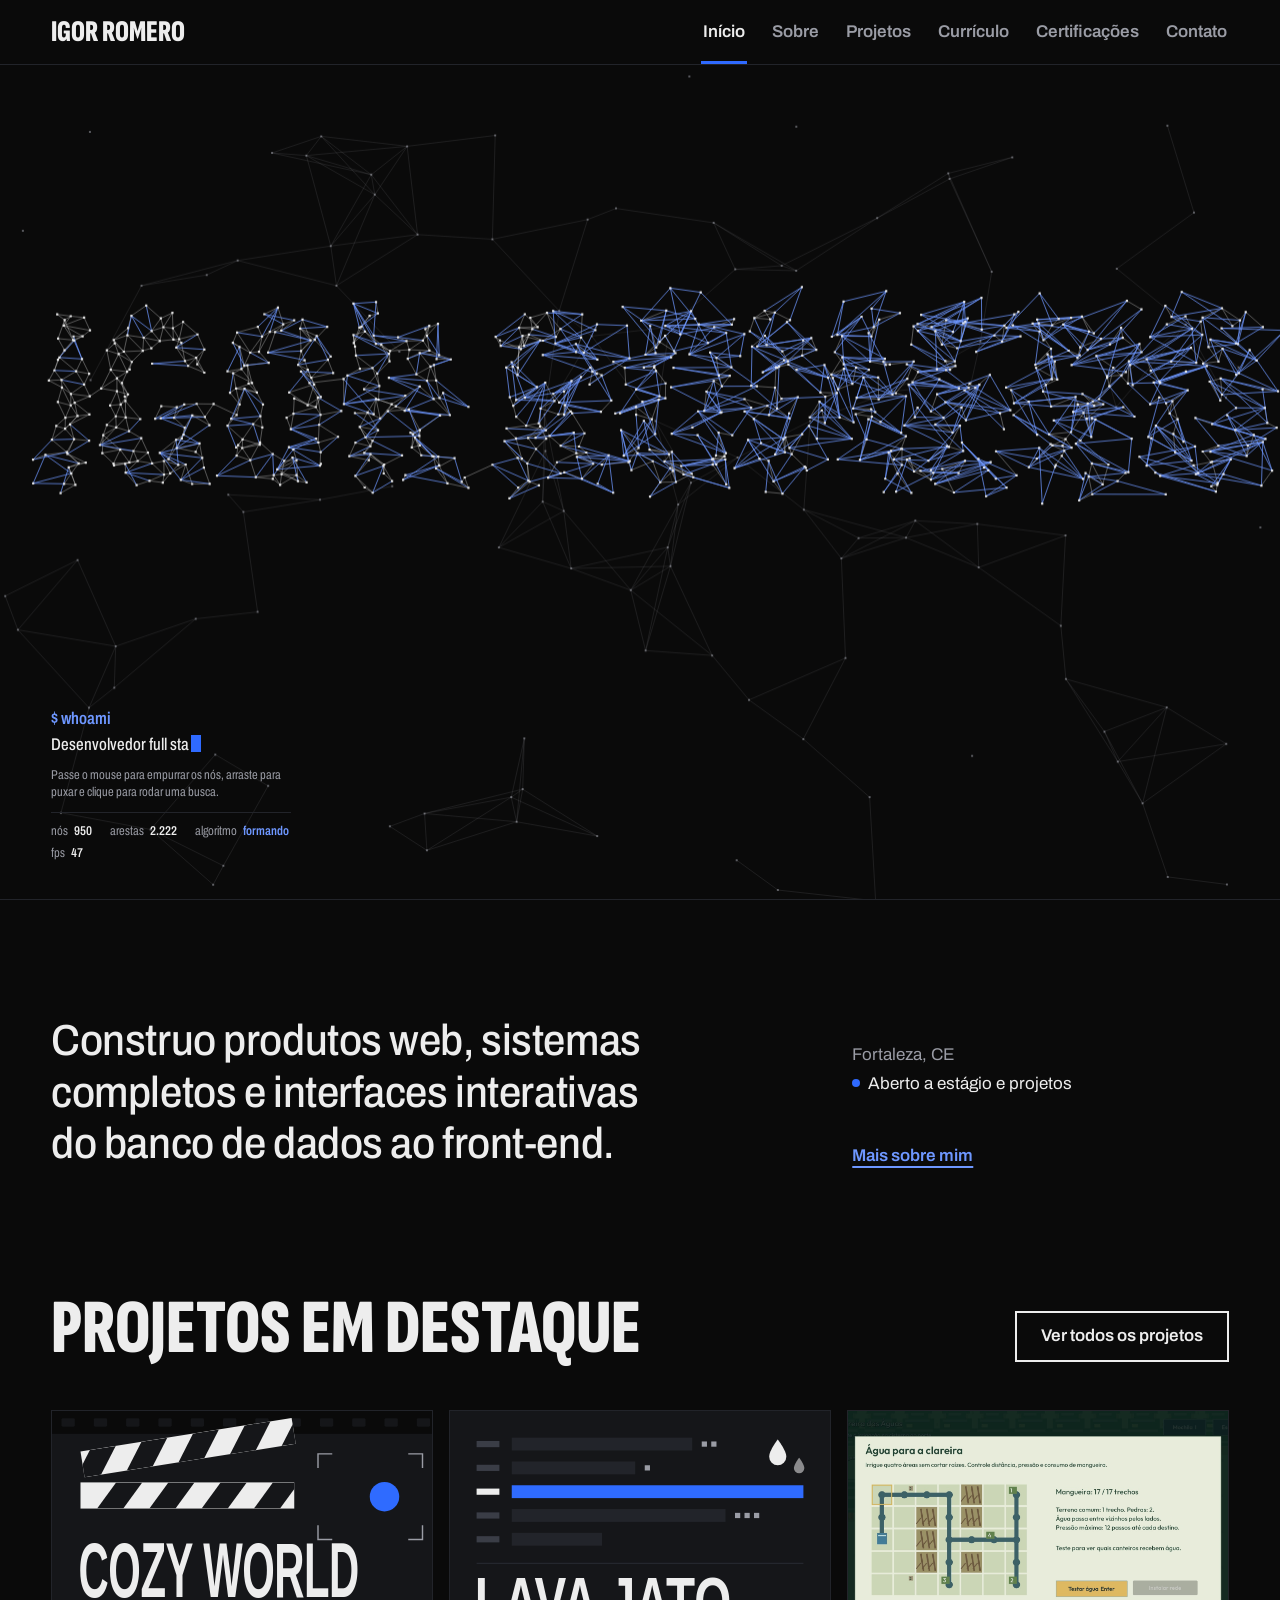
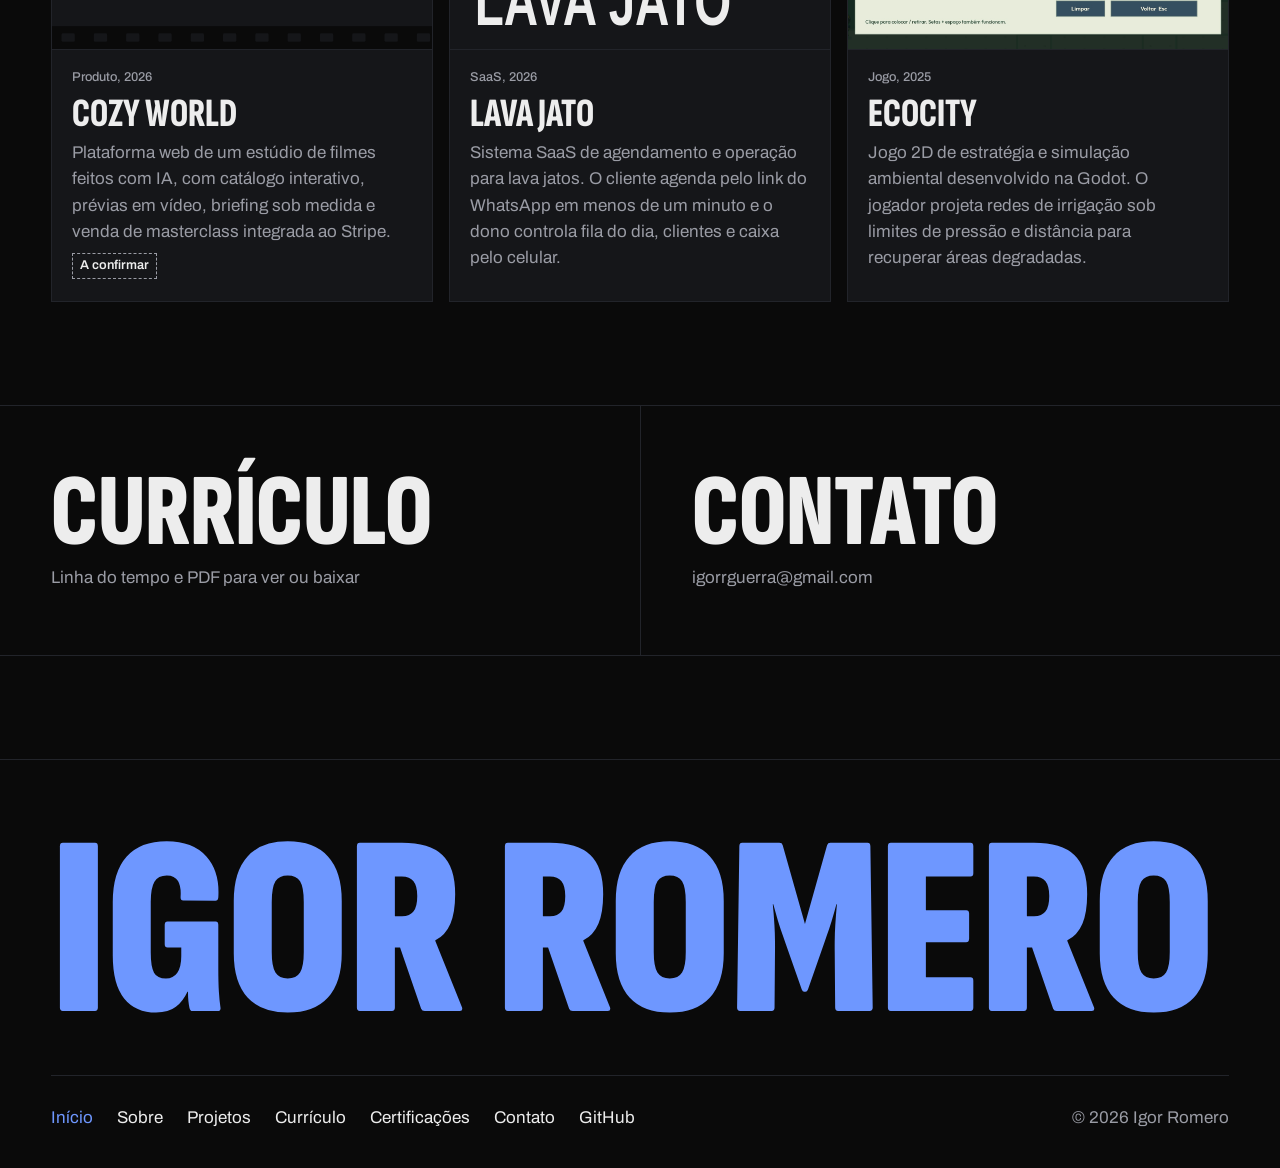
<file: index.html>
<!doctype html>
<html lang="pt-BR">
<head>
  <meta charset="utf-8" />
  <meta name="viewport" content="width=device-width, initial-scale=1" />
  <title>Igor Romero, dev full stack</title>
  <meta name="description" content="Portfólio do Igor Romero: projetos, currículo e certificações." />
  <meta name="theme-color" content="#0a0a0a" />
  <link rel="icon" type="image/svg+xml" href="assets/img/favicon.svg" />
  <meta property="og:title" content="Igor Romero, dev full stack" />
  <meta property="og:description" content="Portfólio do Igor Romero: projetos, currículo e certificações." />
  <meta property="og:image" content="https://igorrguerra.github.io/portfolio/assets/img/og.png" />
  <meta name="twitter:card" content="summary_large_image" />
  <link rel="preconnect" href="https://fonts.googleapis.com" />
  <link rel="preconnect" href="https://fonts.gstatic.com" crossorigin />
  <link href="https://fonts.googleapis.com/css2?family=Archivo:wdth,wght@62..125,400..800&family=Sofia+Sans+Extra+Condensed:wght@100..900&display=swap" rel="stylesheet" />
  <link rel="stylesheet" href="css/tokens.css" />
  <link rel="stylesheet" href="css/base.css" />
  <link rel="stylesheet" href="css/home.css" />
  <script defer src="data.js"></script>
  <script defer src="js/shell.js"></script>
  <script defer src="js/home.js"></script>
</head>
<body data-pagina="inicio">
  <a class="pular" href="#conteudo">Pular para o conteúdo</a>

  <!-- shell.js / base.css: cabeçalho com a navegação entre páginas -->
  <header class="topo" id="topo"></header>

  <main id="conteudo">
    <!-- home.js / home.css: hero com o grafo vivo e o conteúdo da página inicial.
         O HTML abaixo é a versão sem JavaScript; o home.js reescreve os textos a partir do data.js. -->
    <section class="hero" id="hero" aria-labelledby="hero-nome">
      <h1 class="hero__nome" id="hero-nome"><span>Igor</span> <span>Romero</span></h1>
      <div class="hud" id="hud">
        <p class="hud__terminal">
          <span class="hud__prompt" aria-hidden="true">$ whoami</span>
          <span class="hud__cargo" id="hero-cargo">Dev full stack e estudante de Ciência da Computação</span>
        </p>
        <p class="hud__dica" id="hud-dica" hidden>Passe o mouse para empurrar os nós, arraste para puxar e clique para rodar uma busca.</p>
        <dl class="hud__stats" id="hud-stats" aria-hidden="true" hidden>
          <div><dt>nós</dt><dd data-hud="nos">0</dd></div>
          <div><dt>arestas</dt><dd data-hud="arestas">0</dd></div>
          <div><dt>algoritmo</dt><dd data-hud="algo">formando</dd></div>
          <div><dt>fps</dt><dd data-hud="fps">0</dd></div>
        </dl>
      </div>
    </section>

    <section class="apresenta" aria-label="Apresentação">
      <p class="apresenta__resumo" id="home-resumo">Estudo Ciência da Computação na UNIFOR, em Fortaleza, e construo produtos web do banco de dados à interface.</p>
      <p class="apresenta__meta" id="home-meta">Fortaleza, CE<br /><span class="apresenta__disponivel">Aberto a estágio e projetos</span></p>
      <p class="apresenta__mais"><a class="home-link" href="sobre.html">Mais sobre mim</a></p>
    </section>

    <section class="destaques" aria-labelledby="destaques-titulo">
      <div class="destaques__topo">
        <h2 class="destaques__titulo" id="destaques-titulo">Projetos em destaque</h2>
        <a class="botao botao--contorno" href="projetos.html">Ver todos os projetos</a>
      </div>
      <ul class="destaques__lista" id="home-destaques">
        <li class="card">
          <div class="card__moldura"><img class="card__img" src="assets/img/cozyworld.svg" alt="Capa do projeto Cozy World: claquete e o nome do estúdio" width="800" height="500" loading="lazy" /></div>
          <div class="card__corpo">
            <p class="card__meta">Produto, 2026</p>
            <h3 class="card__nome"><a href="projetos.html">Cozy World</a></h3>
            <p class="card__desc">Site de um estúdio de filmes feitos com IA, com catálogo de filmes, prévias em vídeo, briefing de filme sob medida e venda de masterclass com pagamento.</p>
          </div>
        </li>
        <li class="card">
          <div class="card__moldura"><img class="card__img" src="assets/img/lavajato.svg" alt="Capa do projeto Lava Jato: agenda do dia com um horário destacado" width="800" height="500" loading="lazy" /></div>
          <div class="card__corpo">
            <p class="card__meta">Produto, 2026</p>
            <h3 class="card__nome"><a href="projetos.html">Lava Jato</a></h3>
            <p class="card__desc">SaaS para lava jatos. O cliente agenda pelo link do WhatsApp em menos de um minuto e o dono acompanha fila do dia, clientes e caixa pelo celular.</p>
          </div>
        </li>
        <li class="card">
          <div class="card__moldura"><img class="card__img" src="assets/img/ecocity.jpg" alt="Tela do jogo EcoCity com a rede de irrigação ligando a cisterna aos canteiros" width="800" height="500" loading="lazy" /></div>
          <div class="card__corpo">
            <p class="card__meta">Faculdade, 2025</p>
            <h3 class="card__nome"><a href="projetos.html">EcoCity</a></h3>
            <p class="card__desc">Jogo educacional de estratégia com grafos. O jogador planeja uma ponte e uma rede de irrigação para recuperar uma região sem derrubar árvores.</p>
          </div>
        </li>
      </ul>
    </section>

    <nav class="atalhos" aria-label="Atalhos">
      <a class="atalho" href="curriculo.html">
        <span class="atalho__nome">Currículo</span>
        <span class="atalho__desc">Linha do tempo e PDF para ver ou baixar</span>
      </a>
      <a class="atalho" href="contato.html">
        <span class="atalho__nome">Contato</span>
        <span class="atalho__desc" id="home-email">igorrguerra@gmail.com</span>
      </a>
    </nav>
  </main>

  <!-- shell.js / base.css -->
  <footer class="rodape" id="rodape"></footer>

  <noscript><p class="sem-js">Este site precisa de JavaScript para mostrar o conteúdo.</p></noscript>
</body>
</html>
</file>
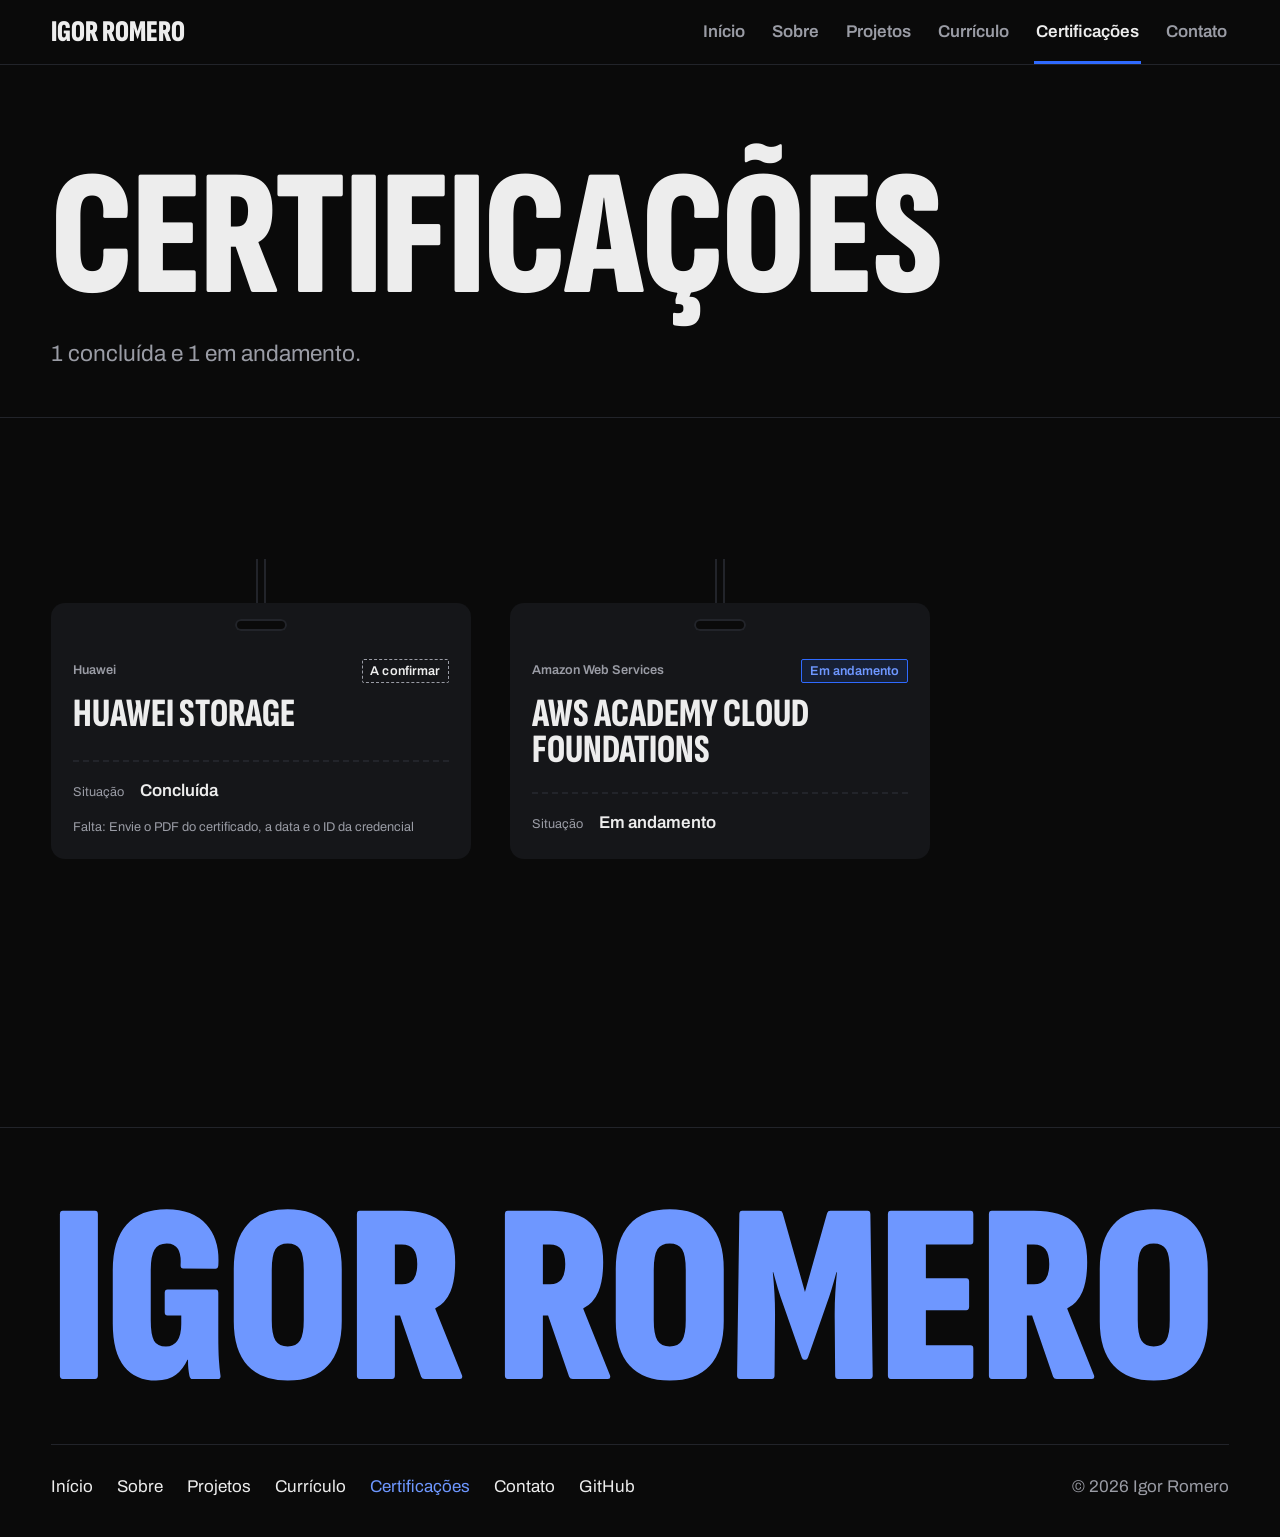
<file: certificacoes.html>
<!doctype html>
<html lang="pt-BR">
<head>
  <meta charset="utf-8" />
  <meta name="viewport" content="width=device-width, initial-scale=1" />
  <title>Certificações | Igor Romero</title>
  <meta name="description" content="Portfólio do Igor Romero: projetos, currículo e certificações." />
  <meta name="theme-color" content="#0a0a0a" />
  <link rel="icon" type="image/svg+xml" href="assets/img/favicon.svg" />
  <meta property="og:title" content="Certificações | Igor Romero" />
  <meta property="og:description" content="Portfólio do Igor Romero: projetos, currículo e certificações." />
  <meta property="og:image" content="https://igorrguerra.github.io/portfolio/assets/img/og.png" />
  <meta name="twitter:card" content="summary_large_image" />
  <link rel="preconnect" href="https://fonts.googleapis.com" />
  <link rel="preconnect" href="https://fonts.gstatic.com" crossorigin />
  <link href="https://fonts.googleapis.com/css2?family=Archivo:wdth,wght@62..125,400..800&family=Sofia+Sans+Extra+Condensed:wght@100..900&display=swap" rel="stylesheet" />
  <link rel="stylesheet" href="css/tokens.css" />
  <link rel="stylesheet" href="css/base.css" />
  <link rel="stylesheet" href="css/documentos.css" />
  <script defer src="data.js"></script>
  <script defer src="js/shell.js"></script>
  <script defer src="js/documentos.js"></script>
</head>
<body data-pagina="certificacoes">
  <a class="pular" href="#conteudo">Pular para o conteúdo</a>

  <!-- shell.js / base.css: cabeçalho com a navegação entre páginas -->
  <header class="topo" id="topo"></header>

  <main id="conteudo">
    <section id="certificacoes" class="secao" aria-labelledby="certificacoes-titulo"></section>
  </main>

  <!-- shell.js / base.css -->
  <footer class="rodape" id="rodape"></footer>

  <!-- documentos.js: visualizador de PDF e imagem -->
  <dialog class="visualizador" id="visualizador" aria-labelledby="visualizador-titulo"></dialog>

  <noscript><p class="sem-js">Este site precisa de JavaScript para mostrar o conteúdo.</p></noscript>
</body>
</html>
</file>
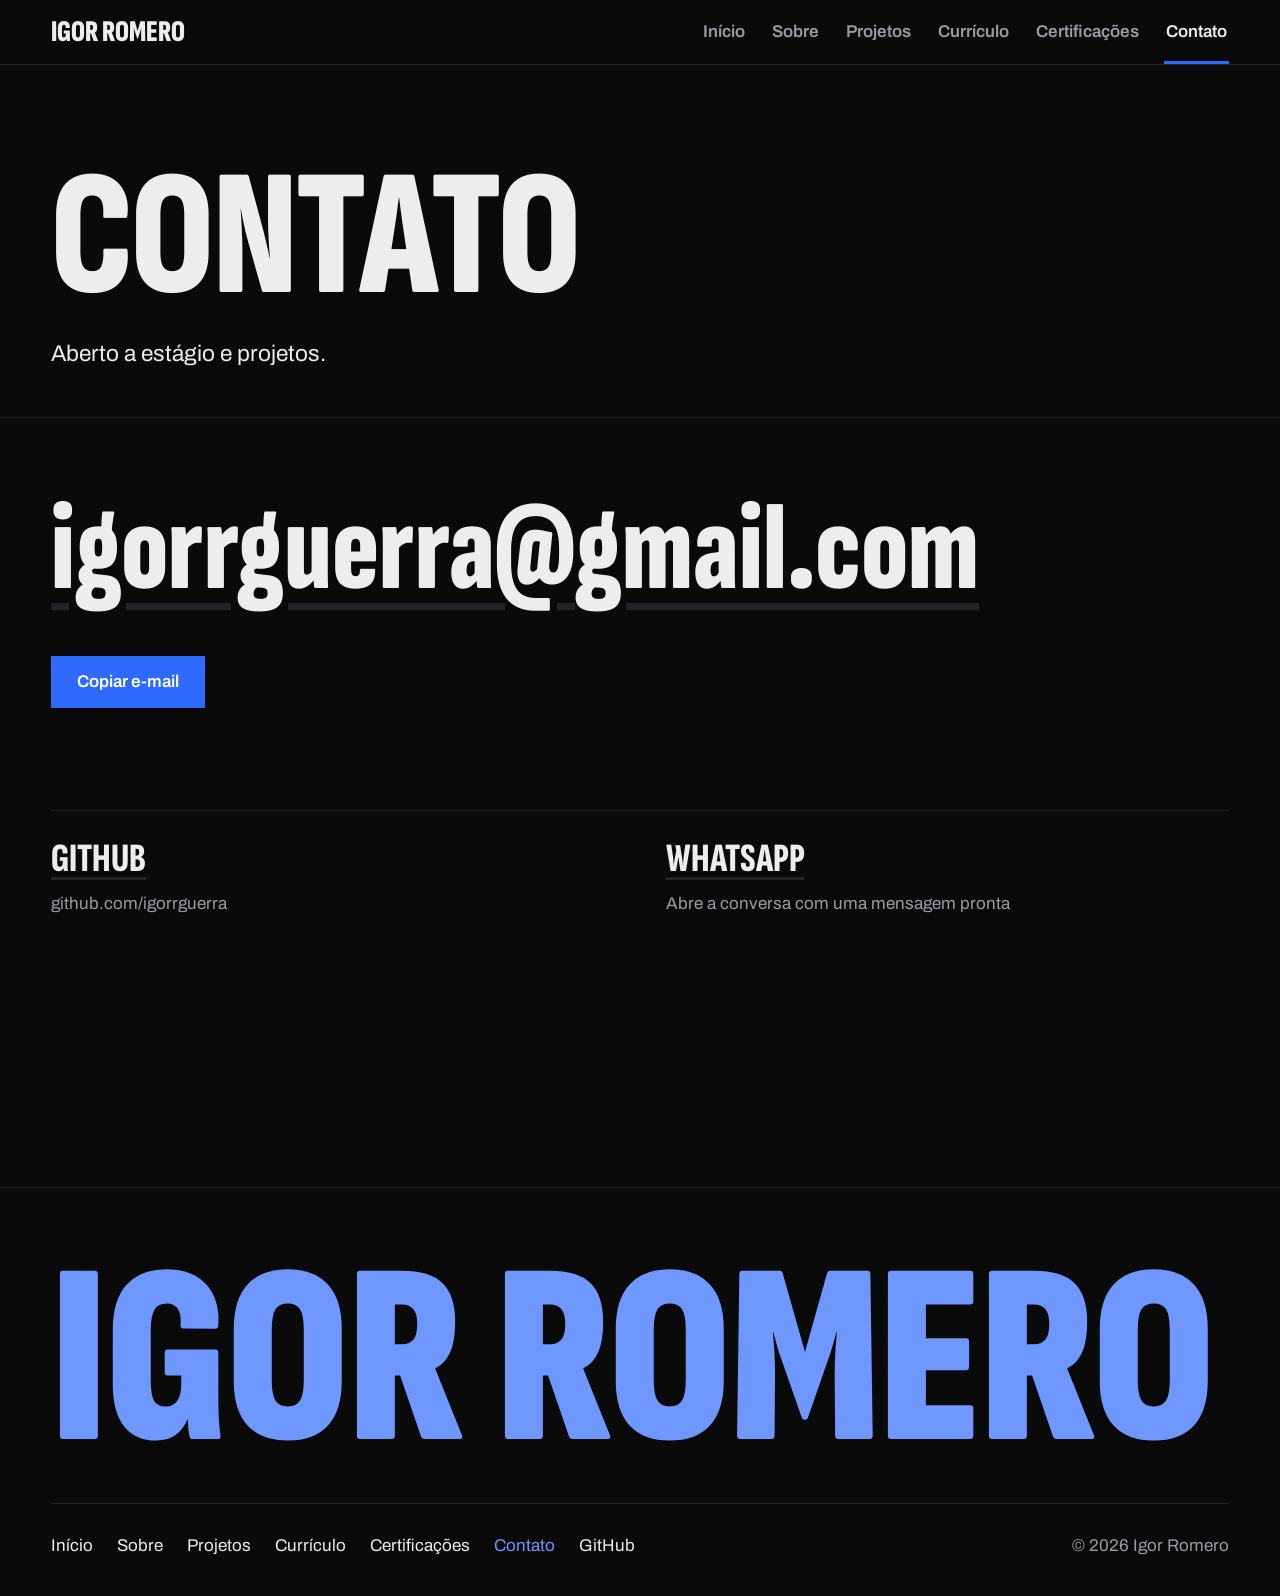
<file: contato.html>
<!doctype html>
<html lang="pt-BR">
<head>
  <meta charset="utf-8" />
  <meta name="viewport" content="width=device-width, initial-scale=1" />
  <title>Contato | Igor Romero</title>
  <meta name="description" content="Portfólio do Igor Romero: projetos, currículo e certificações." />
  <meta name="theme-color" content="#0a0a0a" />
  <link rel="icon" type="image/svg+xml" href="assets/img/favicon.svg" />
  <meta property="og:title" content="Contato | Igor Romero" />
  <meta property="og:description" content="Portfólio do Igor Romero: projetos, currículo e certificações." />
  <meta property="og:image" content="https://igorrguerra.github.io/portfolio/assets/img/og.png" />
  <meta name="twitter:card" content="summary_large_image" />
  <link rel="preconnect" href="https://fonts.googleapis.com" />
  <link rel="preconnect" href="https://fonts.gstatic.com" crossorigin />
  <link href="https://fonts.googleapis.com/css2?family=Archivo:wdth,wght@62..125,400..800&family=Sofia+Sans+Extra+Condensed:wght@100..900&display=swap" rel="stylesheet" />
  <link rel="stylesheet" href="css/tokens.css" />
  <link rel="stylesheet" href="css/base.css" />
  <script defer src="data.js"></script>
  <script defer src="js/shell.js"></script>
</head>
<body data-pagina="contato">
  <a class="pular" href="#conteudo">Pular para o conteúdo</a>

  <!-- shell.js / base.css: cabeçalho com a navegação entre páginas -->
  <header class="topo" id="topo"></header>

  <main id="conteudo">
    <section id="contato" class="secao" aria-labelledby="contato-titulo"></section>
  </main>

  <!-- shell.js / base.css -->
  <footer class="rodape" id="rodape"></footer>

  <noscript><p class="sem-js">Este site precisa de JavaScript para mostrar o conteúdo.</p></noscript>
</body>
</html>
</file>
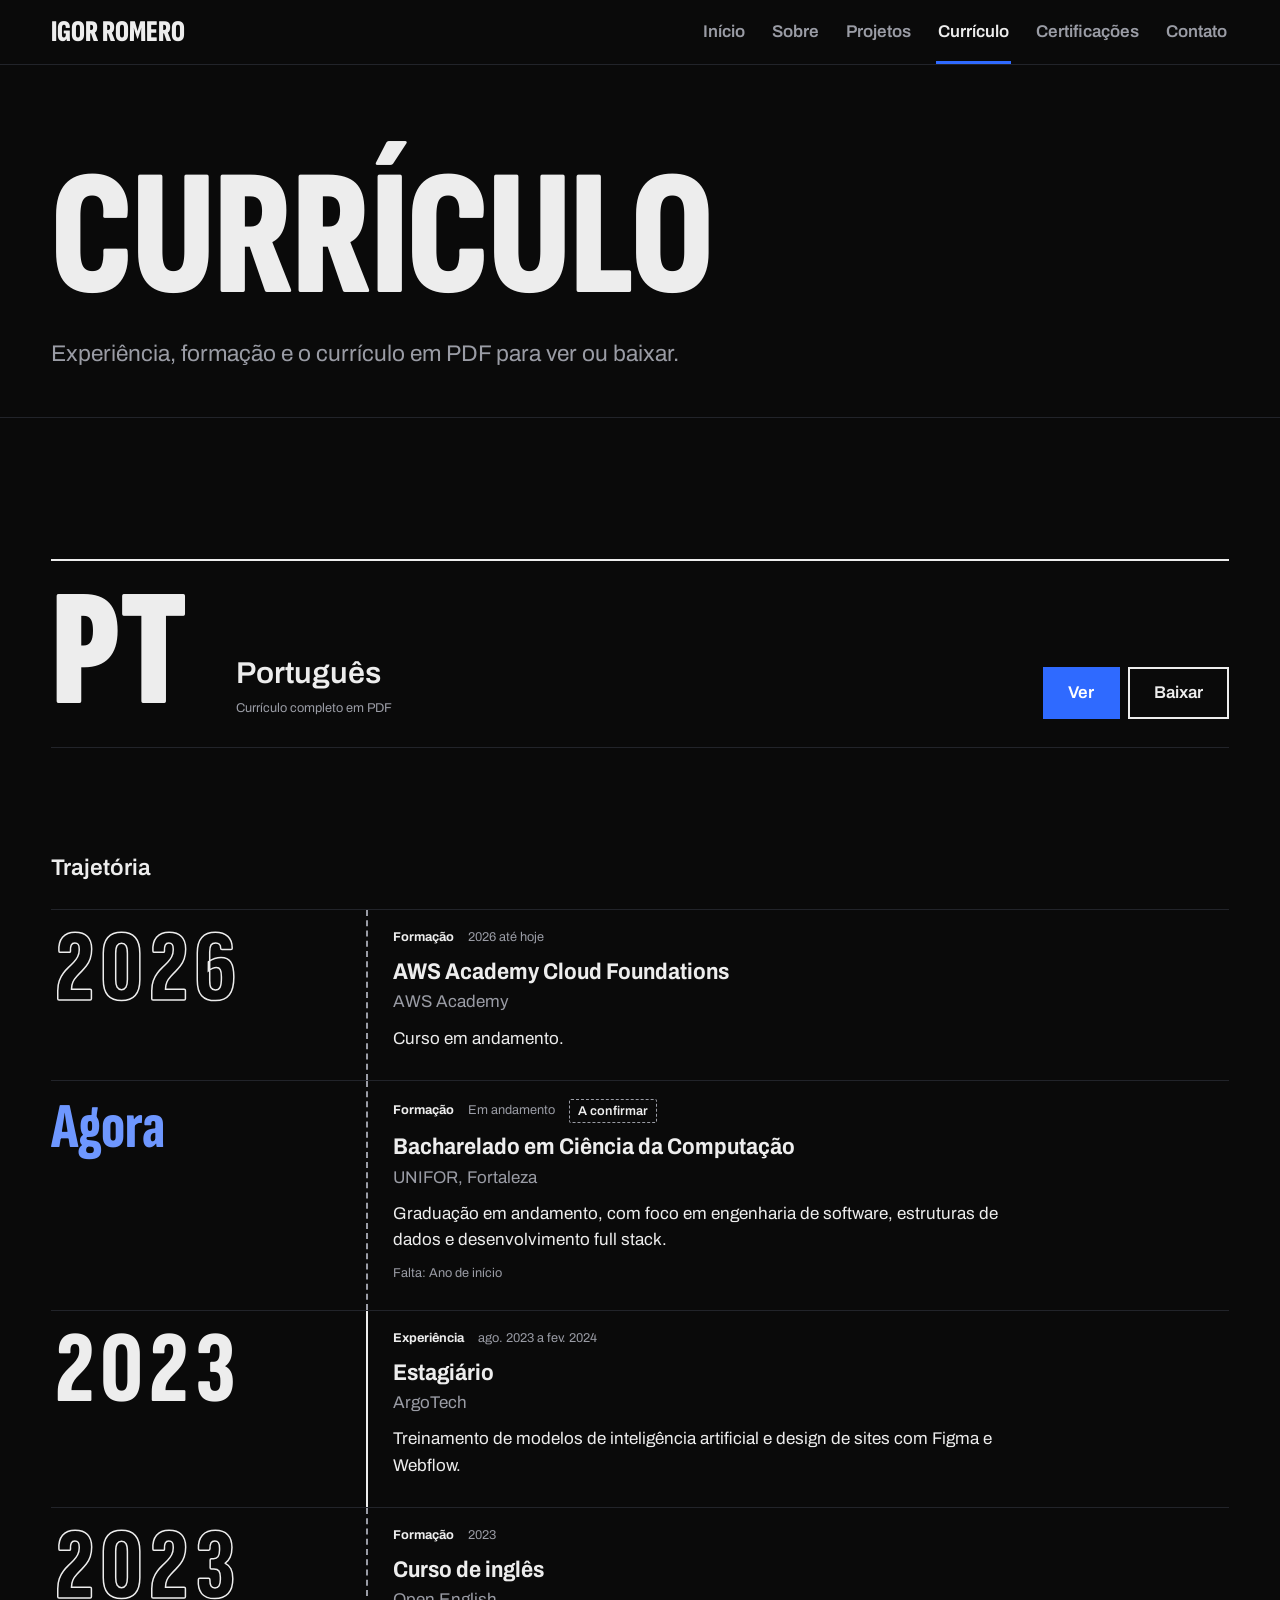
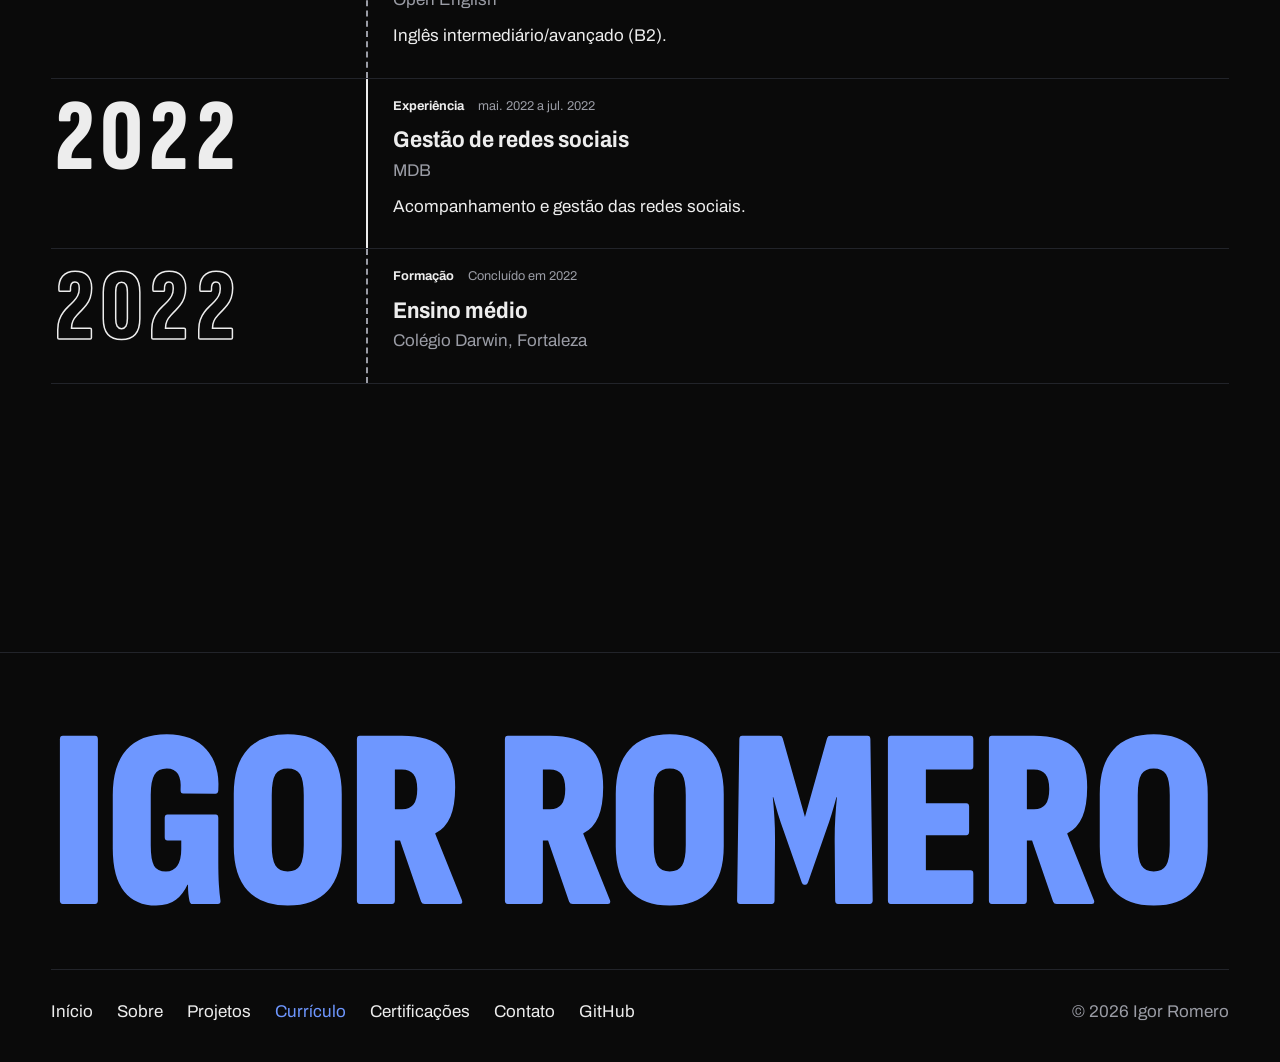
<file: curriculo.html>
<!doctype html>
<html lang="pt-BR">
<head>
  <meta charset="utf-8" />
  <meta name="viewport" content="width=device-width, initial-scale=1" />
  <title>Currículo | Igor Romero</title>
  <meta name="description" content="Portfólio do Igor Romero: projetos, currículo e certificações." />
  <meta name="theme-color" content="#0a0a0a" />
  <link rel="icon" type="image/svg+xml" href="assets/img/favicon.svg" />
  <meta property="og:title" content="Currículo | Igor Romero" />
  <meta property="og:description" content="Portfólio do Igor Romero: projetos, currículo e certificações." />
  <meta property="og:image" content="https://igorrguerra.github.io/portfolio/assets/img/og.png" />
  <meta name="twitter:card" content="summary_large_image" />
  <link rel="preconnect" href="https://fonts.googleapis.com" />
  <link rel="preconnect" href="https://fonts.gstatic.com" crossorigin />
  <link href="https://fonts.googleapis.com/css2?family=Archivo:wdth,wght@62..125,400..800&family=Sofia+Sans+Extra+Condensed:wght@100..900&display=swap" rel="stylesheet" />
  <link rel="stylesheet" href="css/tokens.css" />
  <link rel="stylesheet" href="css/base.css" />
  <link rel="stylesheet" href="css/documentos.css" />
  <script defer src="data.js"></script>
  <script defer src="js/shell.js"></script>
  <script defer src="js/documentos.js"></script>
</head>
<body data-pagina="curriculo">
  <a class="pular" href="#conteudo">Pular para o conteúdo</a>

  <!-- shell.js / base.css: cabeçalho com a navegação entre páginas -->
  <header class="topo" id="topo"></header>

  <main id="conteudo">
    <section id="curriculo" class="secao" aria-labelledby="curriculo-titulo"></section>
  </main>

  <!-- shell.js / base.css -->
  <footer class="rodape" id="rodape"></footer>

  <!-- documentos.js: visualizador de PDF e imagem -->
  <dialog class="visualizador" id="visualizador" aria-labelledby="visualizador-titulo"></dialog>

  <noscript><p class="sem-js">Este site precisa de JavaScript para mostrar o conteúdo.</p></noscript>
</body>
</html>
</file>
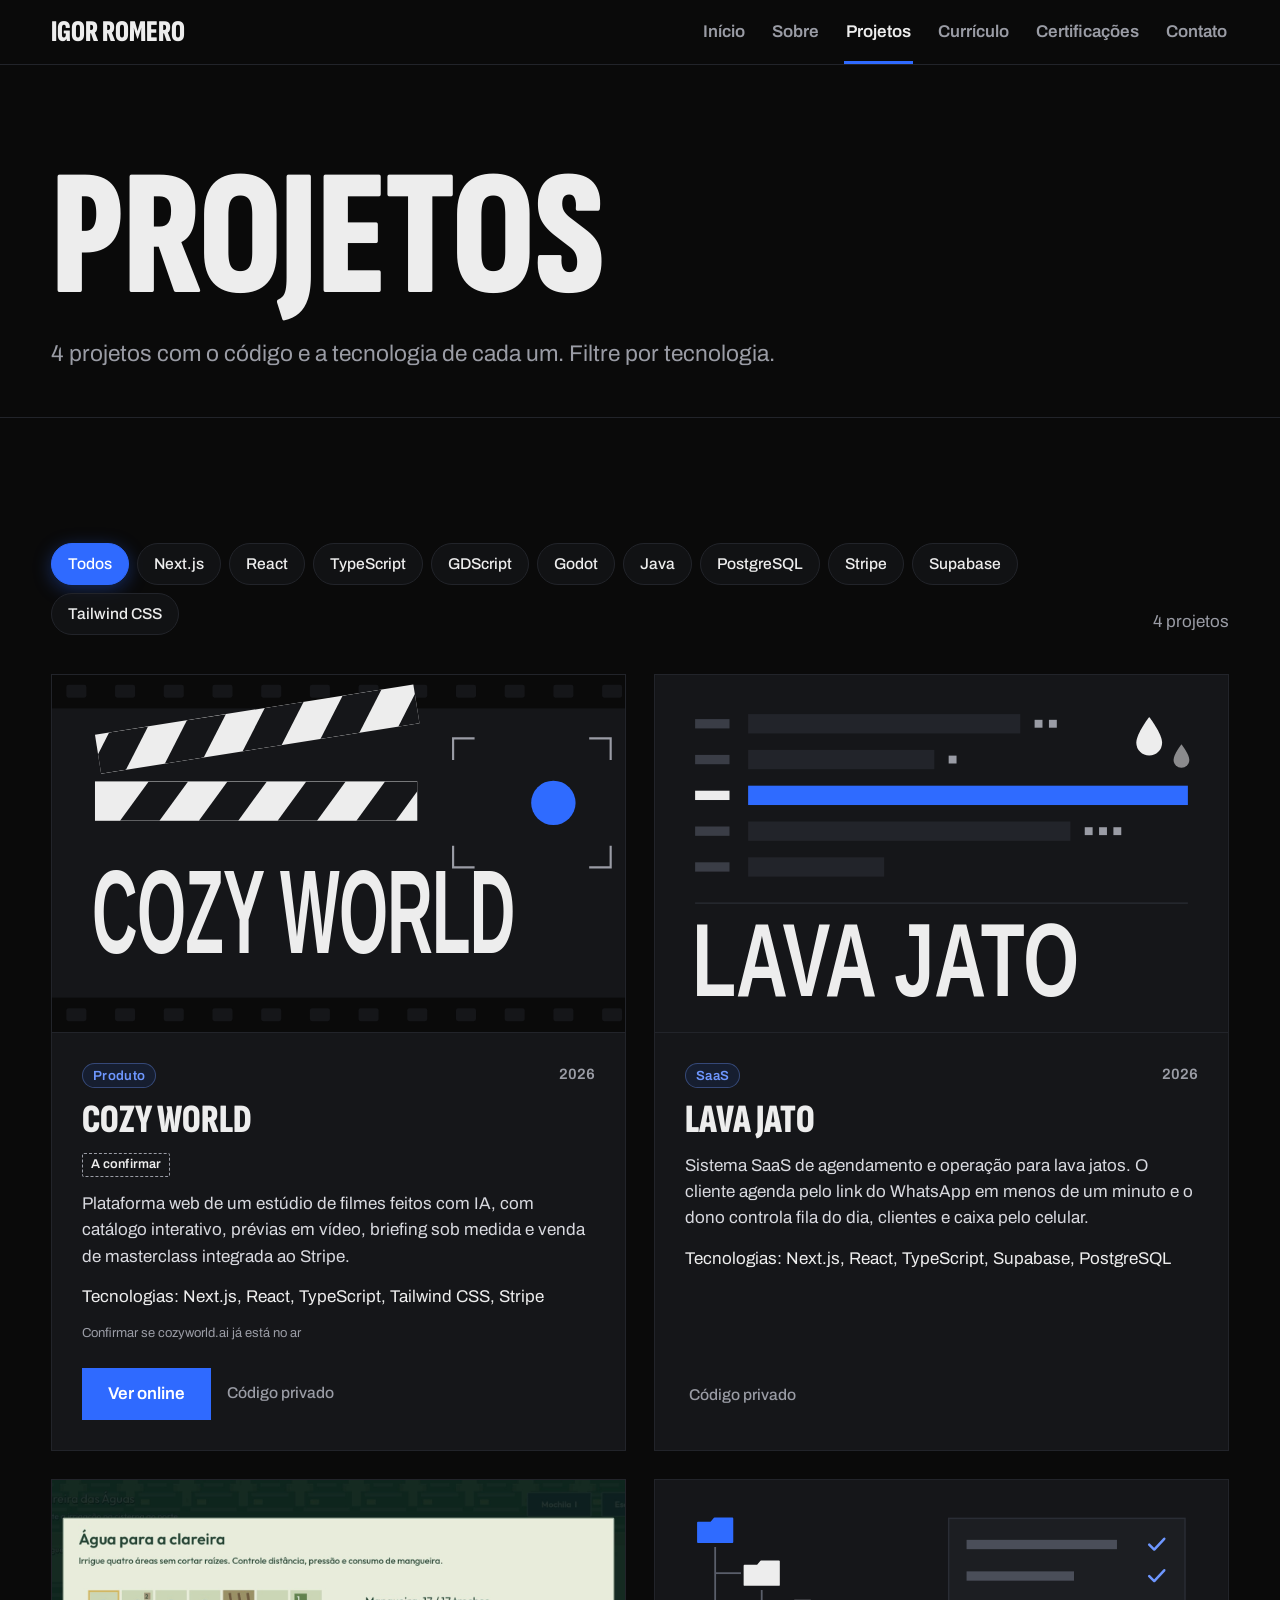
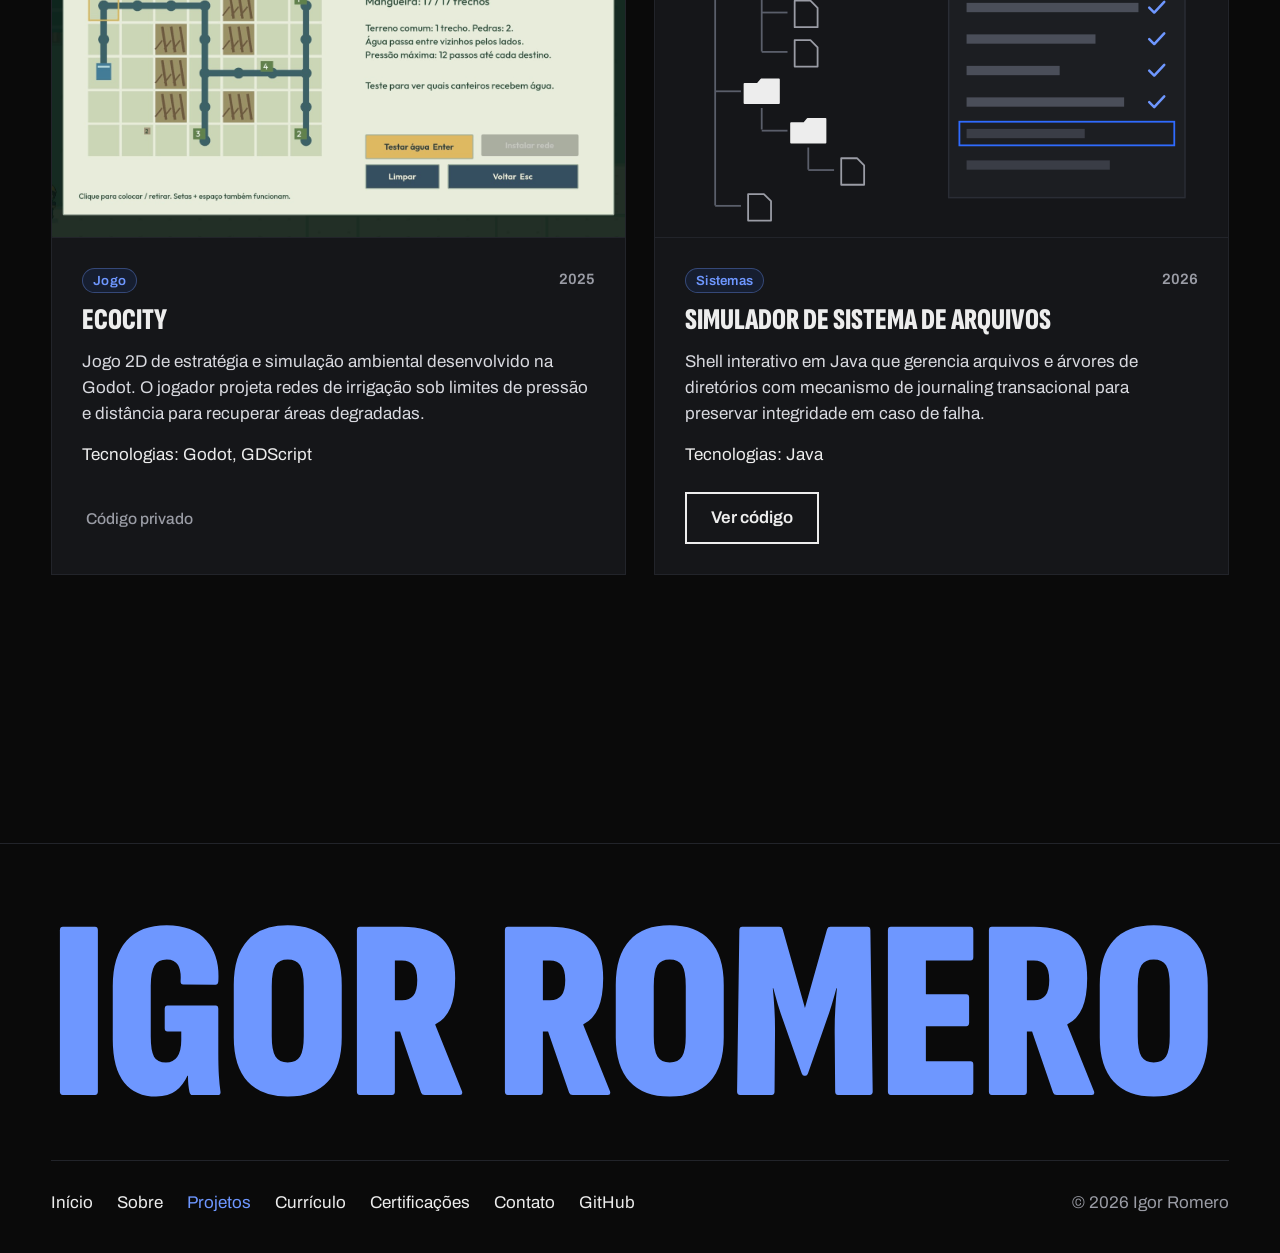
<file: projetos.html>
<!doctype html>
<html lang="pt-BR">
<head>
  <meta charset="utf-8" />
  <meta name="viewport" content="width=device-width, initial-scale=1" />
  <title>Projetos | Igor Romero</title>
  <meta name="description" content="Portfólio do Igor Romero: projetos, currículo e certificações." />
  <meta name="theme-color" content="#0a0a0a" />
  <link rel="icon" type="image/svg+xml" href="assets/img/favicon.svg" />
  <meta property="og:title" content="Projetos | Igor Romero" />
  <meta property="og:description" content="Portfólio do Igor Romero: projetos, currículo e certificações." />
  <meta property="og:image" content="https://igorrguerra.github.io/portfolio/assets/img/og.png" />
  <meta name="twitter:card" content="summary_large_image" />
  <link rel="preconnect" href="https://fonts.googleapis.com" />
  <link rel="preconnect" href="https://fonts.gstatic.com" crossorigin />
  <link href="https://fonts.googleapis.com/css2?family=Archivo:wdth,wght@62..125,400..800&family=Sofia+Sans+Extra+Condensed:wght@100..900&display=swap" rel="stylesheet" />
  <link rel="stylesheet" href="css/tokens.css" />
  <link rel="stylesheet" href="css/base.css" />
  <link rel="stylesheet" href="css/projetos.css" />
  <script defer src="data.js"></script>
  <script defer src="js/shell.js"></script>
  <script defer src="js/projetos.js"></script>
</head>
<body data-pagina="projetos">
  <a class="pular" href="#conteudo">Pular para o conteúdo</a>

  <!-- shell.js / base.css: cabeçalho com a navegação entre páginas -->
  <header class="topo" id="topo"></header>

  <main id="conteudo">
    <section id="projetos" class="secao" aria-labelledby="projetos-titulo"></section>
  </main>

  <!-- shell.js / base.css -->
  <footer class="rodape" id="rodape"></footer>

  <noscript><p class="sem-js">Este site precisa de JavaScript para mostrar o conteúdo.</p></noscript>
</body>
</html>
</file>
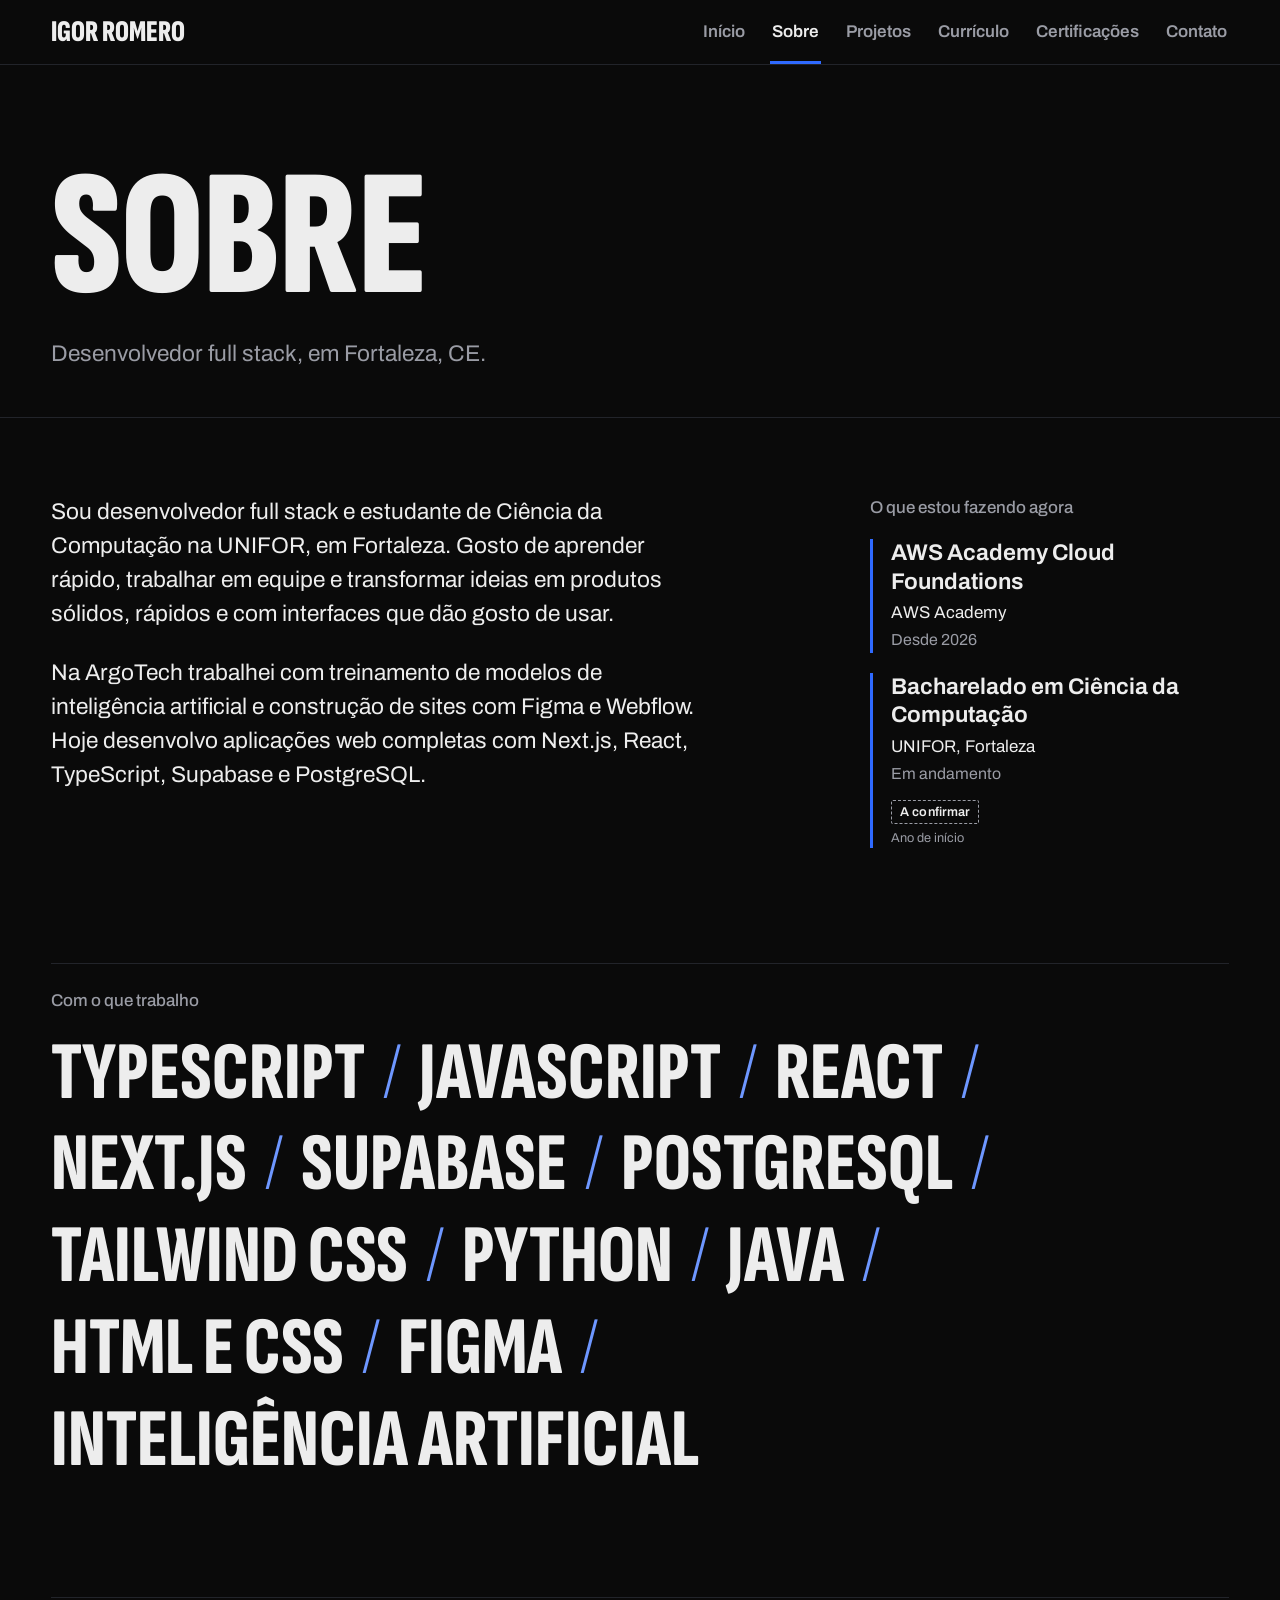
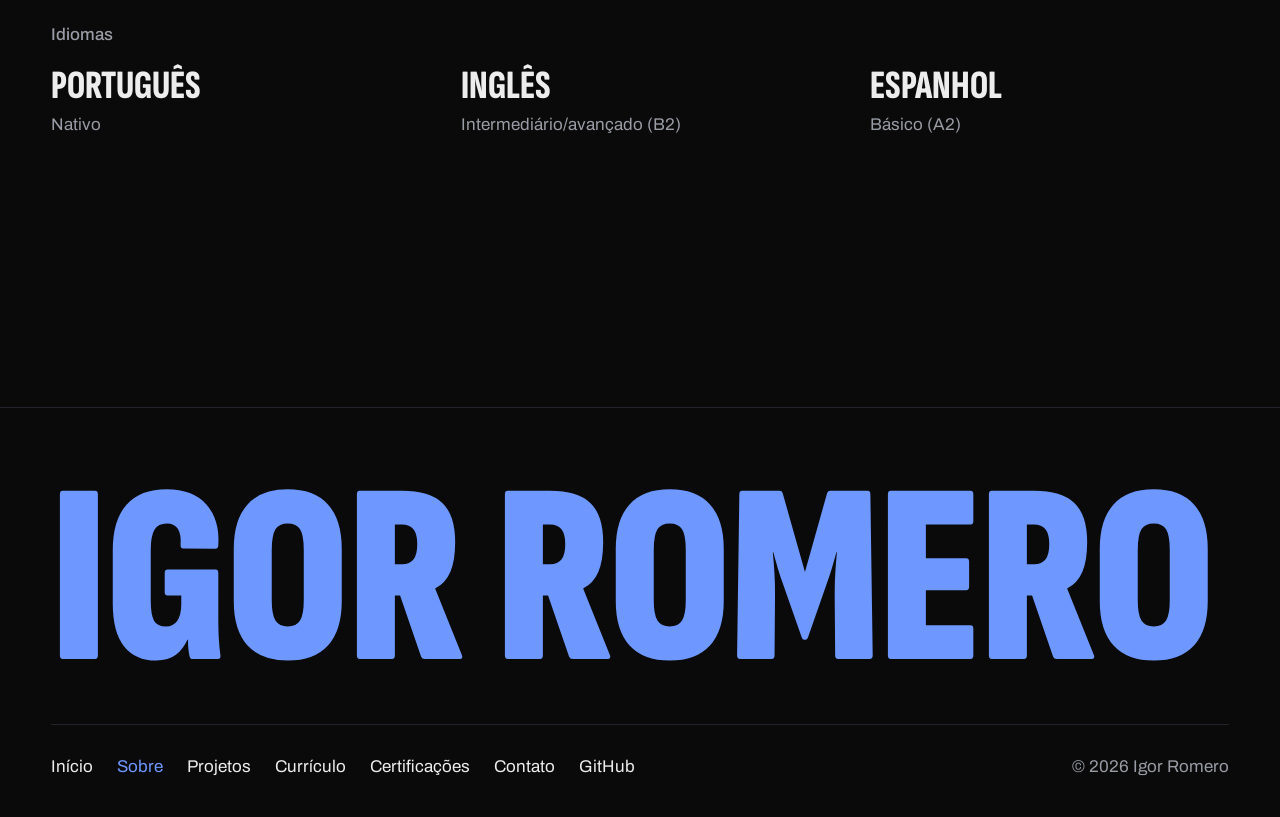
<file: sobre.html>
<!doctype html>
<html lang="pt-BR">
<head>
  <meta charset="utf-8" />
  <meta name="viewport" content="width=device-width, initial-scale=1" />
  <title>Sobre | Igor Romero</title>
  <meta name="description" content="Portfólio do Igor Romero: projetos, currículo e certificações." />
  <meta name="theme-color" content="#0a0a0a" />
  <link rel="icon" type="image/svg+xml" href="assets/img/favicon.svg" />
  <meta property="og:title" content="Sobre | Igor Romero" />
  <meta property="og:description" content="Portfólio do Igor Romero: projetos, currículo e certificações." />
  <meta property="og:image" content="https://igorrguerra.github.io/portfolio/assets/img/og.png" />
  <meta name="twitter:card" content="summary_large_image" />
  <link rel="preconnect" href="https://fonts.googleapis.com" />
  <link rel="preconnect" href="https://fonts.gstatic.com" crossorigin />
  <link href="https://fonts.googleapis.com/css2?family=Archivo:wdth,wght@62..125,400..800&family=Sofia+Sans+Extra+Condensed:wght@100..900&display=swap" rel="stylesheet" />
  <link rel="stylesheet" href="css/tokens.css" />
  <link rel="stylesheet" href="css/base.css" />
  <script defer src="data.js"></script>
  <script defer src="js/shell.js"></script>
</head>
<body data-pagina="sobre">
  <a class="pular" href="#conteudo">Pular para o conteúdo</a>

  <!-- shell.js / base.css: cabeçalho com a navegação entre páginas -->
  <header class="topo" id="topo"></header>

  <main id="conteudo">
    <section id="sobre" class="secao" aria-labelledby="sobre-titulo"></section>
  </main>

  <!-- shell.js / base.css -->
  <footer class="rodape" id="rodape"></footer>

  <noscript><p class="sem-js">Este site precisa de JavaScript para mostrar o conteúdo.</p></noscript>
</body>
</html>
</file>
<file: css/tokens.css>
/* Tokens do site. Veja DESIGN.md antes de mudar. */
:root {
  --preto: #0a0a0a;          /* fundo da página */
  --grafite: #151619;        /* superfícies: cards, credenciais, visualizador */
  --grafite-2: #22242a;      /* bordas e divisórias */
  --fumaca: #9a9ca5;         /* texto secundário (7:1 sobre o fundo) */
  --giz: #ededed;            /* texto principal */
  --destaque: #2f6aff;       /* azul elétrico: branco sobre azul passa AA */
  --destaque-texto: #6e97ff; /* azul para TEXTO e linhas finas sobre o fundo escuro (7:1) */
  --destaque-tinta: #ffffff; /* texto sobre fundo --destaque (4.54:1) */

  --f-display: "Sofia Sans Extra Condensed", "Arial Narrow", sans-serif;
  --f-texto: "Archivo", system-ui, sans-serif;

  --t-1: 0.75rem;
  --t0: 1rem;
  --t1: 1.333rem;
  --t2: 1.777rem;
  --t3: 2.369rem;
  --t4: clamp(3rem, 9vw, 8rem);
  --t-mega: clamp(5rem, 22vw, 26rem);

  --gutter: clamp(16px, 4vw, 56px);
  --max-texto: 64ch;
  --raio-credencial: 14px;

  --ease-batida: cubic-bezier(0.7, 0, 0.2, 1);
  --ease-saida: cubic-bezier(0.16, 1, 0.3, 1);

  color-scheme: dark;
}
</file>
<file: css/base.css>
/*
 * Shell do site (Revisão 4): reset, utilitárias compartilhadas, cabeçalho com
 * navegação entre páginas, abertura das páginas internas, Sobre, Contato e rodapé.
 * Dono: css/base.css + js/shell.js. Veja DESIGN.md.
 * Regra: nada de transform, filter ou backdrop-filter no cabeçalho nem nos ancestrais dele.
 */

/* ---------- Reset ---------- */
*,
*::before,
*::after {
  box-sizing: border-box;
}

html {
  font-size: 100%; /* 16px no celular */
  -webkit-text-size-adjust: 100%;
  text-size-adjust: 100%;
}

@media (min-width: 768px) {
  html {
    font-size: 106.25%; /* 17px no desktop */
  }
}

/* Sem scroll-behavior: smooth. São páginas separadas, sem âncoras, e a rolagem
   suave deixava o cabeçalho sticky deslocado durante a rolagem. */

body {
  margin: 0;
  min-height: 100vh;
  background: var(--preto);
  color: var(--giz);
  font-family: var(--f-texto);
  font-size: var(--t0);
  line-height: 1.55;
  font-synthesis: none;
  text-rendering: optimizeLegibility;
  -webkit-font-smoothing: antialiased;
  overflow-x: clip;
}

h1,
h2,
h3,
h4,
p,
ul,
ol,
figure,
blockquote {
  margin: 0;
}

ul,
ol {
  padding: 0;
}

img,
svg,
video {
  display: block;
  max-width: 100%;
  height: auto;
}

a {
  color: inherit;
}

button,
input,
select,
textarea {
  font: inherit;
  color: inherit;
}

button {
  cursor: pointer;
}

::selection {
  background: var(--destaque);
  color: var(--destaque-tinta);
}

:focus {
  outline: none;
}

:focus-visible {
  outline: 3px solid var(--destaque);
  outline-offset: 3px;
}

[hidden] {
  display: none !important;
}

html.sem-rolagem {
  overflow: hidden;
}

.visualmente-oculto {
  position: absolute !important;
  width: 1px;
  height: 1px;
  margin: -1px;
  padding: 0;
  overflow: hidden;
  clip: rect(0 0 0 0);
  white-space: nowrap;
  border: 0;
}

/* O alvo do "Pular para o conteúdo" não fica escondido atrás do cabeçalho sticky. */
#conteudo {
  scroll-margin-top: 72px;
}

/* ---------- Pular para o conteúdo ---------- */
.pular {
  position: fixed;
  top: 12px;
  left: var(--gutter);
  z-index: 200;
  padding: 0.75em 1.1em;
  background: var(--destaque);
  color: var(--destaque-tinta);
  font-weight: 700;
  text-decoration: none;
  transform: translateY(calc(-100% - 24px));
}

.pular:focus,
.pular:focus-visible {
  transform: none;
  outline: 3px solid var(--giz);
  outline-offset: 2px;
}

/* ---------- Utilitárias compartilhadas ---------- */
.secao {
  padding-block: clamp(96px, 13vw, 208px);
  padding-inline: var(--gutter);
  scroll-margin-top: 0;
}

.titulo-secao {
  margin: 0 0 clamp(40px, 6vw, 96px);
  font-family: var(--f-display);
  font-weight: 850;
  font-size: var(--t4);
  line-height: 0.85;
  letter-spacing: -0.005em;
  text-transform: uppercase;
  overflow-wrap: anywhere;
}

.etiqueta-exemplo {
  display: inline-flex;
  align-items: center;
  padding: 0.2em 0.6em 0.25em;
  border: 1px solid var(--destaque-texto);
  border-radius: 2px;
  color: var(--destaque-texto);
  font-family: var(--f-texto);
  font-size: var(--t-1);
  font-weight: 600;
  font-stretch: 100%;
  line-height: 1.3;
  letter-spacing: 0.01em;
  text-transform: none;
  white-space: nowrap;
  vertical-align: middle;
}

/* Dado que o Igor ainda precisa preencher (campo pendente em data.js).
 * O texto do que falta vai no title e numa .nota-pendente visível. */
.etiqueta-pendente {
  display: inline-flex;
  align-items: center;
  padding: 0.2em 0.6em 0.25em;
  border: 1px dashed var(--fumaca);
  border-radius: 2px;
  color: var(--giz);
  font-family: var(--f-texto);
  font-size: var(--t-1);
  font-weight: 600;
  font-stretch: 100%;
  line-height: 1.3;
  letter-spacing: 0.01em;
  text-transform: none;
  white-space: nowrap;
  vertical-align: middle;
  cursor: help;
}

.nota-pendente {
  margin: 0.4em 0 0;
  color: var(--fumaca);
  font-family: var(--f-texto);
  font-size: var(--t-1);
  font-weight: 400;
  line-height: 1.4;
  text-transform: none;
}

.pendente {
  margin-top: 12px;
}

.botao {
  display: inline-flex;
  align-items: center;
  justify-content: center;
  gap: 0.5em;
  min-height: 48px;
  padding: 0.8em 1.4em;
  border: 2px solid currentColor;
  border-radius: 0;
  background: transparent;
  color: var(--giz);
  font-family: var(--f-texto);
  font-size: var(--t0);
  font-weight: 600;
  font-stretch: 100%;
  line-height: 1.2;
  text-decoration: none;
  text-transform: none;
  transition: background-color 0.18s ease, color 0.18s ease, border-color 0.18s ease;
}

.botao--cheio {
  border-color: var(--destaque);
  background: var(--destaque);
  color: var(--destaque-tinta);
}

@media (hover: hover) {
  .botao--cheio:hover {
    border-color: var(--giz);
    background: var(--giz);
    color: var(--preto);
  }
}

.botao--contorno {
  border-color: var(--giz);
  color: var(--giz);
}

@media (hover: hover) {
  .botao--contorno:hover {
    background: var(--giz);
    color: var(--preto);
  }
}

.sem-js {
  position: fixed;
  inset: 0;
  overflow: auto;
  z-index: 300;
  margin: 0;
  padding: 24px var(--gutter);
  background: var(--preto);
  color: var(--giz);
  font-size: var(--t1);
}

/* ---------- Títulos display: sem hifenização, quebra só em espaços ---------- */
/* O JS envolve palavras com hífen (ex.: FRONT-END) em .sem-quebra. */
:where(h1, h2, h3, h4, .titulo-secao, .rodape__gigante, .habilidades, [class*="__nome"]) {
  hyphens: none;
  -webkit-hyphens: none;
}

.sem-quebra {
  white-space: nowrap;
}

/* ---------- Cabeçalho: navegação normal entre páginas ---------- */
/* Sticky, fundo sólido e borda inferior. Não muda ao rolar. */
.topo {
  position: sticky;
  top: 0;
  z-index: 60;
  display: flex;
  align-items: stretch;
  justify-content: space-between;
  gap: 24px;
  padding: 0 var(--gutter);
  background: var(--preto);
  border-bottom: 1px solid var(--grafite-2);
}

.topo__barra {
  display: flex;
  align-items: center;
  justify-content: space-between;
  gap: 16px;
  min-height: 64px;
}

.topo__nome {
  flex: none;
  padding-block: 10px;
  font-family: var(--f-display);
  font-size: var(--t2);
  font-weight: 850;
  line-height: 1;
  text-transform: uppercase;
  text-decoration: none;
  white-space: nowrap;
}

.topo__nome:hover {
  color: var(--destaque-texto);
}

.topo__lista {
  display: flex;
  height: 100%;
  gap: clamp(12px, 1.8vw, 32px);
  list-style: none;
}

.topo__link {
  display: inline-flex;
  align-items: center;
  height: 100%;
  min-height: 64px;
  padding-inline: 2px;
  border-bottom: 3px solid transparent;
  margin-bottom: -1px; /* o sublinhado azul cobre a borda do cabeçalho */
  padding-top: 3px;
  color: var(--fumaca);
  font-size: var(--t0);
  font-weight: 600;
  text-decoration: none;
  white-space: nowrap;
  transition: color 0.15s ease, border-color 0.15s ease;
}

@media (hover: hover) {
  .topo__link:hover {
    color: var(--giz);
    border-bottom-color: var(--grafite-2);
  }
}

.topo__link[aria-current="page"] {
  color: var(--giz);
  border-bottom-color: var(--destaque);
}

.topo__link:focus-visible {
  outline-offset: -3px;
}

.topo__menu {
  display: none;
  align-items: center;
  gap: 0.6em;
  min-height: 48px;
  padding: 0 4px 0 12px;
  border: 0;
  background: none;
  color: var(--giz);
  font-weight: 600;
}

/* Três traços que viram um X (só cor e posição, sem transform). */
.topo__icone {
  position: relative;
  display: block;
  width: 18px;
  height: 14px;
  border-block: 2px solid currentColor;
}

.topo__icone::before {
  content: "";
  position: absolute;
  inset: 4px 0 auto;
  height: 2px;
  background: currentColor;
}

.topo__menu[aria-expanded="true"] .topo__icone {
  border-color: transparent;
}


/* Celular e tablet: botão Menu abre uma lista simples logo abaixo do cabeçalho. */
@media (max-width: 959px) {
  .topo {
    display: block;
  }

  .topo__menu {
    display: inline-flex;
  }

  .topo__nav {
    position: absolute;
    top: 100%;
    left: 0;
    right: 0;
    display: none;
    max-height: calc(100svh - 64px);
    overflow-y: auto;
    padding: 4px var(--gutter) 20px;
    background: var(--preto);
    border-bottom: 1px solid var(--grafite-2);
  }

  .topo.is-aberto .topo__nav {
    display: block;
  }

  .topo__lista {
    flex-direction: column;
    height: auto;
    gap: 0;
  }

  .topo__lista li + li {
    border-top: 1px solid var(--grafite-2);
  }

  .topo__link {
    display: flex;
    width: 100%;
    height: auto;
    min-height: 52px;
    margin: 0;
    padding: 0 0 0 14px;
    border-bottom: 0;
    border-left: 3px solid transparent;
    color: var(--giz);
    font-size: var(--t1);
  }

  .topo__link:hover {
    border-bottom-color: transparent;
    border-left-color: var(--grafite-2);
  }

  .topo__link[aria-current="page"] {
    border-left-color: var(--destaque);
    color: var(--destaque-texto);
  }
}

/* ---------- Abertura das páginas internas ---------- */
/* Título display grande + uma linha de contexto. Sem animação. */
.abertura {
  padding: clamp(48px, 8vw, 120px) var(--gutter) clamp(28px, 4vw, 48px);
  border-bottom: 1px solid var(--grafite-2);
}

.abertura__titulo {
  margin: 0;
  font-size: clamp(4rem, 14vw, 13rem);
  line-height: 0.8;
  overflow-wrap: normal;
}

.abertura__contexto {
  max-width: var(--max-texto);
  margin-top: clamp(16px, 2.4vw, 28px);
  color: var(--fumaca);
  font-size: var(--t1);
  line-height: 1.35;
}

.abertura__contexto.status {
  color: var(--giz);
}

.abertura + .secao {
  padding-top: clamp(40px, 6vw, 96px);
}

/* ---------- Sobre ---------- */
.sobre__grade {
  display: grid;
  grid-template-columns: repeat(12, minmax(0, 1fr));
  column-gap: var(--gutter);
  row-gap: 56px;
}

.sobre__texto {
  grid-column: 1 / span 7;
  display: grid;
  align-content: start;
  gap: 1.1em;
  font-size: var(--t1);
  line-height: 1.5;
}

.sobre__texto p {
  max-width: var(--max-texto);
}

.agora {
  grid-column: 9 / -1;
  align-self: start;
}

.sobre__subtitulo {
  margin-bottom: 18px;
  color: var(--fumaca);
  font-size: var(--t0);
  font-weight: 500;
}

.agora__lista {
  display: grid;
  gap: 20px;
  list-style: none;
}

.agora__item {
  padding-left: 18px;
  border-left: 3px solid var(--destaque);
}

.agora__titulo {
  font-size: var(--t1);
  font-weight: 650;
  line-height: 1.25;
}

.agora__lugar {
  margin-top: 4px;
}

.agora__periodo {
  margin-top: 2px;
  color: var(--fumaca);
  font-size: 0.9375rem;
}

.sobre__bloco {
  margin-top: clamp(64px, 9vw, 128px);
  padding-top: 24px;
  border-top: 1px solid var(--grafite-2);
}

/* Habilidades: uma fileira de palavras display, separadas por barras azuis. */
.habilidades {
  display: flex;
  flex-wrap: wrap;
  align-items: baseline;
  row-gap: 0.12em;
  list-style: none;
  font-family: var(--f-display);
  font-size: clamp(2.25rem, 6.4vw, 5.75rem);
  font-weight: 800;
  line-height: 1;
  text-transform: uppercase;
}

.habilidades__item {
  white-space: nowrap;
}

.habilidades__item:not(:last-child)::after {
  content: "/";
  margin-inline: 0.22em;
  color: var(--destaque-texto);
  font-weight: 300;
}

.idiomas {
  display: grid;
  grid-template-columns: repeat(auto-fit, minmax(min(100%, 240px), 1fr));
  gap: 24px var(--gutter);
  list-style: none;
}

.idiomas__item {
  display: grid;
  gap: 6px;
}

.idiomas__nome {
  font-family: var(--f-display);
  font-size: var(--t3);
  font-weight: 800;
  line-height: 1;
  text-transform: uppercase;
}

.idiomas__nivel {
  color: var(--fumaca);
}

@media (max-width: 899px) {
  .sobre__texto,
  .agora {
    grid-column: 1 / -1;
  }
}

/* ---------- Contato ---------- */
.contato__email-linha {
  max-width: 100%;
}

/* Quebra só depois do "@" (<wbr> no JS); overflow-wrap é a rede de segurança. */
.contato__email {
  display: inline;
  font-family: var(--f-display);
  font-size: clamp(3rem, 15.5vw, 6rem);
  font-weight: 850;
  line-height: 0.92;
  text-transform: none;
  text-decoration: none;
  overflow-wrap: anywhere;
  text-decoration-line: underline;
  text-decoration-color: var(--grafite-2);
  text-decoration-thickness: 0.06em;
  text-underline-offset: 0.12em;
  transition: text-decoration-color 0.2s ease, color 0.2s ease;
}

@media (min-width: 700px) {
  .contato__email {
    font-size: clamp(4rem, 9.6vw, 11rem);
  }
}

.contato__email:hover,
.contato__email:focus-visible {
  color: var(--destaque-texto);
  text-decoration-color: var(--destaque-texto);
}

.contato__acoes {
  display: flex;
  flex-wrap: wrap;
  align-items: center;
  gap: 16px 24px;
  margin-top: clamp(28px, 4vw, 48px);
}

.contato__aviso {
  color: var(--fumaca);
  min-height: 1.55em;
}

.contato__redes {
  display: grid;
  grid-template-columns: repeat(auto-fit, minmax(min(100%, 260px), 1fr));
  gap: 28px var(--gutter);
  margin-top: clamp(56px, 8vw, 112px);
  padding-top: 24px;
  border-top: 1px solid var(--grafite-2);
  list-style: none;
}

.contato__rede {
  display: inline-block;
  padding-block: 4px;
  font-family: var(--f-display);
  font-size: var(--t3);
  font-weight: 800;
  line-height: 1;
  text-transform: uppercase;
  text-decoration: underline;
  text-decoration-color: var(--grafite-2);
  text-decoration-thickness: 3px;
  text-underline-offset: 0.16em;
  transition: text-decoration-color 0.2s ease, color 0.2s ease;
}

.contato__rede:focus-visible,
.contato__rede:hover {
  color: var(--destaque-texto);
  text-decoration-color: var(--destaque-texto);
}

.contato__detalhe {
  margin-top: 8px;
  color: var(--fumaca);
  overflow-wrap: anywhere;
}

/* ---------- 404 ---------- */
.erro {
  padding: clamp(48px, 8vw, 120px) var(--gutter) clamp(24px, 4vw, 48px);
}

.erro__codigo {
  color: var(--destaque-texto);
  font-family: var(--f-display);
  font-size: clamp(9rem, 38vw, 30rem);
  font-weight: 900;
  line-height: 0.8;
  letter-spacing: -0.02em;
}

.erro__texto {
  max-width: 42ch;
  margin-top: clamp(24px, 4vw, 48px);
  font-size: var(--t1);
  line-height: 1.45;
}

.erro__acoes {
  display: flex;
  flex-wrap: wrap;
  gap: 12px 16px;
  margin-top: 32px;
}

/* ---------- Rodapé ---------- */
.rodape {
  margin-top: clamp(48px, 8vw, 120px);
  padding: clamp(40px, 6vw, 72px) var(--gutter) 28px;
  border-top: 1px solid var(--grafite-2);
  overflow: hidden;
}

.rodape__gigante {
  margin: 0;
  color: var(--destaque-texto);
  font-family: var(--f-display);
  font-size: var(--rodape-tam, min(var(--t-mega), 17vw));
  font-weight: 900;
  line-height: 0.8;
  text-transform: uppercase;
  white-space: nowrap;
  user-select: none;
}

.rodape__gigante span {
  display: inline-block;
}

.rodape__base {
  display: flex;
  flex-wrap: wrap;
  justify-content: space-between;
  align-items: center;
  gap: 16px 32px;
  margin-top: clamp(24px, 3vw, 40px);
  padding-top: 20px;
  border-top: 1px solid var(--grafite-2);
  color: var(--fumaca);
}

.rodape__lista {
  display: flex;
  flex-wrap: wrap;
  gap: 4px 24px;
  list-style: none;
}

.rodape__link {
  display: inline-flex;
  align-items: center;
  min-height: 44px;
  color: var(--giz);
  text-decoration: none;
}

.rodape__link:hover {
  color: var(--destaque-texto);
  text-decoration: underline;
  text-underline-offset: 0.2em;
}

.rodape__link[aria-current="page"] {
  color: var(--destaque-texto);
}

@media (max-width: 599px) {
  .rodape__lista {
    display: grid;
    grid-template-columns: 1fr 1fr;
    column-gap: 16px;
  }
}

@media (prefers-reduced-motion: reduce) {
  *,
  *::before,
  *::after {
    /* 0s e não 0.01ms: com duração > 0 toda propriedade (transition-property
       começa em "all") vira transição, e o JS que muda e mede o tamanho do
       nome do rodapé lia o valor antigo e cortava o nome. */
    transition-duration: 0s !important;
    transition-delay: 0s !important;
    animation-duration: 0.01ms !important;
    animation-iteration-count: 1 !important;
  }
}
</file>
<file: css/home.css>
/*
 * Página Início: hero com o grafo vivo (canvas), apresentação, 3 projetos
 * em destaque e atalhos. Dono: css/home.css + js/home.js. Veja DESIGN.md.
 * Nada aqui usa transform/filter em ancestrais do cabeçalho.
 */

/* ---------- Hero ---------- */
.hero {
  --hero-topo: 64px; /* o home.js mede o cabeçalho real */
  position: relative;
  display: flex;
  flex-direction: column;
  justify-content: space-between;
  gap: 32px;
  min-height: calc(100vh - var(--hero-topo));
  min-height: calc(100svh - var(--hero-topo));
  padding: clamp(24px, 5vh, 64px) var(--gutter) clamp(20px, 4vh, 40px);
  overflow: hidden;
  isolation: isolate;
  background: var(--preto);
  border-bottom: 1px solid var(--grafite-2);
}

/* Sem JS (ou antes do canvas): o nome aparece em tipografia gigante. */
.hero__nome {
  font-family: var(--f-display);
  font-weight: 900;
  font-size: clamp(5rem, 19vw, 22rem);
  line-height: 0.82;
  letter-spacing: -0.005em;
  text-transform: uppercase;
  overflow-wrap: anywhere;
}

.hero__nome span {
  display: inline-block;
}

.hero__canvas {
  position: absolute;
  inset: 0;
  z-index: -1;
  width: 100%;
  height: 100%;
  touch-action: pan-y; /* no celular o dedo ainda rola a página na vertical */
  cursor: crosshair;
}

/* Com o canvas desenhando, o h1 continua no DOM só para leitores de tela. */
.hero--viva .hero__nome {
  position: absolute;
  width: 1px;
  height: 1px;
  margin: -1px;
  overflow: hidden;
  clip: rect(0 0 0 0);
  white-space: nowrap;
}

.hero--viva {
  justify-content: flex-end;
}

/* ---------- HUD ---------- */
.hud {
  display: grid;
  gap: 10px;
  max-width: 40ch;
  font-family: var(--f-texto);
  font-size: var(--t-1);
  font-stretch: 75%;
  line-height: 1.4;
  font-variant-numeric: tabular-nums;
  color: var(--fumaca);
  pointer-events: none;
}

.hud__terminal {
  display: grid;
  gap: 2px;
  font-size: var(--t0);
}

.hud__prompt {
  color: var(--destaque-texto);
  font-weight: 600;
}

.hud__cargo {
  color: var(--giz);
  font-weight: 500;
  min-height: 1.4em;
}

.hud__cursor {
  display: inline-block;
  width: 0.55em;
  height: 1.05em;
  margin-left: 2px;
  vertical-align: -0.15em;
  background: var(--destaque);
}

@media (prefers-reduced-motion: no-preference) {
  .hud__cursor {
    animation: hud-pisca 1s steps(1) infinite;
  }
}

@keyframes hud-pisca {
  50% {
    opacity: 0;
  }
}

.hud__stats {
  display: flex;
  flex-wrap: wrap;
  gap: 4px 18px;
  margin: 0;
  padding-top: 10px;
  border-top: 1px solid var(--grafite-2);
}

.hud__stats div {
  display: flex;
  gap: 6px;
}

.hud__stats dt {
  color: var(--fumaca);
}

.hud__stats dd {
  margin: 0;
  color: var(--giz);
  font-weight: 600;
}

.hud__stats dd[data-hud="algo"] {
  color: var(--destaque-texto);
}

/* ---------- Apresentação ---------- */
.apresenta {
  display: grid;
  grid-template-columns: minmax(0, 1fr);
  gap: 20px 48px;
  padding: clamp(56px, 9vw, 128px) var(--gutter) clamp(40px, 6vw, 80px);
}

.apresenta__resumo {
  max-width: 30ch;
  font-family: var(--f-texto);
  font-size: clamp(1.5rem, 3.4vw, 2.6rem);
  font-weight: 500;
  font-stretch: 90%;
  line-height: 1.18;
  letter-spacing: -0.01em;
  text-wrap: balance;
}

.apresenta__meta {
  color: var(--fumaca);
  line-height: 1.6;
}

.apresenta__disponivel {
  display: inline-flex;
  align-items: center;
  gap: 8px;
  color: var(--giz);
}

.apresenta__disponivel::before {
  content: "";
  width: 8px;
  height: 8px;
  border-radius: 50%;
  background: var(--destaque);
}

.home-link {
  color: var(--destaque-texto);
  font-weight: 600;
  text-decoration: underline;
  text-decoration-thickness: 2px;
  text-underline-offset: 5px;
}

.home-link:hover {
  color: var(--giz);
}

@media (min-width: 900px) {
  .apresenta {
    grid-template-columns: minmax(0, 2fr) minmax(0, 1fr);
    align-items: end;
  }

  .apresenta__resumo {
    grid-row: span 2;
  }
}

/* ---------- Projetos em destaque ---------- */
.destaques {
  padding: clamp(24px, 4vw, 56px) var(--gutter) clamp(56px, 8vw, 112px);
}

.destaques__topo {
  display: flex;
  flex-wrap: wrap;
  align-items: end;
  justify-content: space-between;
  gap: 16px 24px;
  margin-bottom: clamp(24px, 4vw, 48px);
}

.destaques__titulo {
  font-family: var(--f-display);
  font-weight: 850;
  font-size: clamp(2.6rem, 6vw, 5rem);
  line-height: 0.85;
  text-transform: uppercase;
}

.destaques__lista {
  display: grid;
  grid-template-columns: minmax(0, 1fr);
  gap: 16px;
  list-style: none;
}

@media (min-width: 700px) {
  .destaques__lista {
    grid-template-columns: repeat(2, minmax(0, 1fr));
  }
}

@media (min-width: 1100px) {
  .destaques__lista {
    grid-template-columns: repeat(3, minmax(0, 1fr));
  }
}

.card {
  position: relative;
  display: flex;
  flex-direction: column;
  border: 1px solid var(--grafite-2);
  background: var(--grafite);
  transition: border-color 0.18s ease;
}

.card:hover,
.card:focus-within {
  border-color: var(--destaque-texto);
}

.card__moldura {
  overflow: hidden;
  border-bottom: 1px solid var(--grafite-2);
}

.card__img {
  width: 100%;
  aspect-ratio: 16 / 10;
  object-fit: cover;
  background: var(--preto);
}

@media (prefers-reduced-motion: no-preference) {
  .card__img {
    transition: scale 0.5s var(--ease-saida);
  }

  .card:hover .card__img {
    scale: 1.04;
  }
}

.card__corpo {
  display: grid;
  gap: 8px;
  padding: 18px 20px 22px;
}

.card__meta {
  color: var(--fumaca);
  font-size: var(--t-1);
  font-weight: 500;
}

.card__nome {
  font-family: var(--f-display);
  font-weight: 800;
  font-size: var(--t3);
  line-height: 0.9;
  text-transform: uppercase;
}

.card__nome a {
  text-decoration: none;
}

/* O card inteiro é clicável pelo link do nome. */
.card__nome a::after {
  content: "";
  position: absolute;
  inset: 0;
}

.card__nome a:focus-visible {
  outline: none;
}

.card__nome a:focus-visible::after {
  outline: 3px solid var(--destaque);
  outline-offset: 3px;
}

.card__desc {
  color: var(--fumaca);
  max-width: var(--max-texto);
}

.card__pendente {
  justify-self: start;
  padding: 0.15em 0.55em 0.2em;
  border: 1px dashed var(--fumaca);
  color: var(--giz);
  font-size: var(--t-1);
  font-weight: 600;
}

/* ---------- Atalhos ---------- */
.atalhos {
  display: grid;
  grid-template-columns: minmax(0, 1fr);
  border-top: 1px solid var(--grafite-2);
}

@media (min-width: 700px) {
  .atalhos {
    grid-template-columns: repeat(2, minmax(0, 1fr));
  }

  .atalho + .atalho {
    border-left: 1px solid var(--grafite-2);
  }
}

.atalho {
  display: grid;
  gap: 8px;
  padding: clamp(28px, 5vw, 64px) var(--gutter);
  border-bottom: 1px solid var(--grafite-2);
  text-decoration: none;
  transition: background-color 0.18s ease, color 0.18s ease;
}

.atalho__nome {
  font-family: var(--f-display);
  font-weight: 850;
  font-size: clamp(3rem, 8vw, 6.5rem);
  line-height: 0.85;
  text-transform: uppercase;
}

.atalho__desc {
  color: var(--fumaca);
  overflow-wrap: anywhere;
}

.atalho:hover {
  background: var(--destaque);
  color: var(--destaque-tinta);
}

.atalho:hover .atalho__desc {
  color: var(--destaque-tinta);
}

.atalho:focus-visible {
  outline-offset: -6px;
}

/* Sem JS a página Início funciona: o aviso vira uma nota simples no fim. */
body[data-pagina="inicio"] .sem-js {
  position: static;
  inset: auto;
  z-index: auto;
  padding: 16px var(--gutter);
  color: var(--fumaca);
  font-size: var(--t-1);
}
</file>
<file: css/documentos.css>
/*
 * Currículo, linha do tempo, credenciais e visualizador.
 * Classes .secao, .titulo-secao, .botao*, .etiqueta-exemplo vêm do base.css.
 */

/* ---------- currículo: arquivos ---------- */

.cv-arquivos {
  display: grid;
  grid-template-columns: 1fr;
  gap: 16px;
  margin-block: clamp(32px, 5vw, 64px) clamp(56px, 8vw, 112px);
}

@media (min-width: 720px) {
  .cv-arquivos { grid-template-columns: 1fr 1fr; gap: var(--gutter); }
}

.cv-arquivo {
  display: grid;
  grid-template-columns: auto 1fr;
  grid-template-areas:
    "sigla info"
    "sigla acoes";
  align-items: end;
  column-gap: clamp(16px, 2.5vw, 32px);
  row-gap: 16px;
  padding-block: 20px;
  border-top: 2px solid var(--giz);
  min-width: 0;
}

.cv-arquivo__sigla {
  grid-area: sigla;
  margin: 0;
  font-family: var(--f-display);
  font-weight: 900;
  font-size: clamp(4.5rem, 11vw, 9.5rem);
  line-height: 0.78;
  letter-spacing: -0.01em;
  color: var(--giz);
}

.cv-arquivo__info {
  grid-area: info;
  display: flex;
  flex-wrap: wrap;
  align-items: center;
  gap: 8px 12px;
  min-width: 0;
}

.cv-arquivo__idioma {
  margin: 0;
  font-family: var(--f-texto);
  font-size: var(--t1);
  font-weight: 600;
  line-height: 1.2;
}

.cv-arquivo__acoes {
  grid-area: acoes;
  display: flex;
  flex-wrap: wrap;
  gap: 8px;
}

.cv-arquivo__formato {
  flex-basis: 100%;
  margin: 0;
  font-size: var(--t-1);
  color: var(--fumaca);
}

/* Um arquivo só: um bloco largo, sigla, informação e botões numa faixa. */
@media (min-width: 720px) {
  .cv-arquivos--unico { grid-template-columns: 1fr; }

  .cv-arquivos--unico .cv-arquivo {
    grid-template-columns: auto 1fr auto;
    grid-template-areas: "sigla info acoes";
    column-gap: clamp(24px, 4vw, 64px);
    padding-block: 28px;
    border-bottom: 1px solid var(--grafite-2);
  }

  .cv-arquivos--unico .cv-arquivo__sigla { font-size: clamp(6rem, 13vw, 12rem); }
  .cv-arquivos--unico .cv-arquivo__idioma { font-size: var(--t2); }
}

/* Linha "Falta: ..." para itens com pendente. */
.doc-pendente {
  margin: 10px 0 0;
  max-width: var(--max-texto);
  font-size: var(--t-1);
  line-height: 1.45;
  color: var(--fumaca);
}

/* ---------- currículo: linha do tempo ---------- */

.linha-tempo__titulo-grupo {
  margin: 0 0 24px;
  font-family: var(--f-texto);
  font-size: var(--t1);
  font-weight: 600;
  color: var(--giz);
}

.linha-tempo {
  list-style: none;
  margin: 0;
  padding: 0;
}

.linha-tempo__item {
  display: grid;
  grid-template-columns: minmax(5.5rem, 0.32fr) 1fr;
  column-gap: clamp(16px, 3vw, 48px);
  border-top: 1px solid var(--grafite-2);
}

.linha-tempo__item:last-child { border-bottom: 1px solid var(--grafite-2); }

.linha-tempo__ano {
  margin: 0;
  padding-block: 18px;
  font-family: var(--f-display);
  font-weight: 800;
  font-size: clamp(3rem, 8vw, 7rem);
  line-height: 0.82;
  font-variant-numeric: tabular-nums;
  color: var(--giz);
}

/* Formação: ano vazado, linha tracejada. Experiência: ano cheio, linha contínua. */
.linha-tempo__item--formacao .linha-tempo__ano {
  color: transparent;
  -webkit-text-stroke: 1.5px var(--giz);
}

/* Sem ano: palavra ("Agora") no lugar do número, menor para caber na coluna. */
.linha-tempo__item .linha-tempo__ano--texto {
  font-size: clamp(2rem, 5vw, 4.5rem);
  line-height: 0.9;
  color: var(--destaque-texto);
  -webkit-text-stroke: 0;
  overflow-wrap: anywhere;
}

.linha-tempo__corpo {
  padding: 18px 0 28px clamp(16px, 2vw, 28px);
  border-left: 2px solid var(--giz);
  max-width: calc(var(--max-texto) + 28px);
  min-width: 0;
}

.linha-tempo__item--formacao .linha-tempo__corpo { border-left-style: dashed; border-left-color: var(--fumaca); }

.linha-tempo__meta {
  display: flex;
  flex-wrap: wrap;
  align-items: center;
  gap: 4px 14px;
  margin: 0 0 10px;
  font-size: var(--t-1);
  color: var(--fumaca);
}

.linha-tempo__tipo {
  font-weight: 700;
  color: var(--giz);
}

.linha-tempo__titulo {
  margin: 0;
  font-family: var(--f-texto);
  font-size: var(--t1);
  font-weight: 700;
  font-stretch: 90%;
  line-height: 1.2;
}

.linha-tempo__lugar {
  margin: 4px 0 0;
  color: var(--fumaca);
}

.linha-tempo__descricao {
  margin: 10px 0 0;
  line-height: 1.55;
}

/* ---------- certificações: credenciais ---------- */

.credenciais {
  list-style: none;
  margin: clamp(32px, 5vw, 64px) 0 0;
  padding: 0;
  display: grid;
  grid-template-columns: repeat(auto-fill, minmax(min(100%, 280px), 360px));
  gap: clamp(40px, 4vw, 56px) clamp(16px, 3vw, 40px);
}

.credenciais--poucas {
  grid-template-columns: repeat(auto-fill, minmax(min(100%, 300px), 420px));
}

/* O cordão: um fio que desce até o furo da credencial. */
.credencial-cordao {
  position: relative;
  padding-top: 44px;
  display: flex;
}

.credencial-cordao::before {
  content: "";
  position: absolute;
  top: 0;
  left: 50%;
  width: 10px;
  height: 66px;
  margin-left: -5px;
  border-inline: 2px solid var(--grafite-2);
  pointer-events: none;
}

.credencial {
  --furo-y: 22px;
  position: relative;
  flex: 1;
  display: flex;
  flex-direction: column;
  min-width: 0;
  padding: 56px 22px 22px;
  background: var(--grafite);
  border-radius: var(--raio-credencial);
  transform-origin: 50% var(--furo-y);
  transition: transform 0.6s cubic-bezier(0.34, 1.56, 0.64, 1);
}

.credencial__furo {
  position: absolute;
  top: calc(var(--furo-y) - 6px);
  left: 50%;
  width: 52px;
  height: 12px;
  margin-left: -26px;
  border-radius: 6px;
  background: var(--preto);
  box-shadow: inset 0 0 0 2px var(--grafite-2);
  transition: background-color 0.2s ease, box-shadow 0.2s ease;
  z-index: 1;
}

.credencial-cordao:nth-child(2n) .credencial { --balanco: 2.2deg; }
.credencial { --balanco: -2.6deg; }

.credencial:hover,
.credencial:focus-within {
  transform: rotate(var(--balanco));
}

.credencial:hover .credencial__furo,
.credencial:focus-within .credencial__furo {
  background: var(--destaque);
  box-shadow: inset 0 0 0 2px var(--destaque);
}

.credencial__topo {
  display: flex;
  flex-wrap: wrap;
  align-items: center;
  justify-content: space-between;
  gap: 8px;
  margin-bottom: 14px;
}

.credencial__etiquetas {
  display: flex;
  flex-wrap: wrap;
  gap: 6px;
  margin-left: auto;
}

.etiqueta-andamento {
  display: inline-flex;
  align-items: center;
  padding: 0.2em 0.6em 0.25em;
  border: 1px solid var(--destaque);
  border-radius: 2px;
  background: rgba(47, 107, 255, 0.12);
  color: var(--destaque-texto);
  font-family: var(--f-texto);
  font-size: var(--t-1);
  font-weight: 600;
  line-height: 1.3;
  white-space: nowrap;
}

.credencial__pendente { margin-top: 14px; }

.credencial__emissor {
  margin: 0;
  font-size: var(--t-1);
  font-weight: 600;
  color: var(--fumaca);
}

.credencial__nome {
  margin: 0 0 24px;
  font-family: var(--f-display);
  font-weight: 800;
  font-size: var(--t3);
  line-height: 0.88;
  text-transform: uppercase;
  overflow-wrap: break-word;
}

/* Picote: separa o "ingresso" dos dados. */
.credencial__dados {
  margin: auto 0 0;
  padding-top: 16px;
  border-top: 2px dashed var(--grafite-2);
  display: grid;
  grid-template-columns: auto 1fr;
  gap: 4px 16px;
}

.credencial__dados > div { display: contents; }

.credencial__dados dt {
  font-size: var(--t-1);
  color: var(--fumaca);
  align-self: baseline;
}

.credencial__dados dd {
  margin: 0;
  font-weight: 600;
  align-self: baseline;
}

.credencial__id {
  font-stretch: 75%;
  font-variant-numeric: tabular-nums;
  letter-spacing: 0.04em;
  overflow-wrap: anywhere;
}

.credencial__acoes {
  display: flex;
  flex-wrap: wrap;
  align-items: center;
  gap: 8px 20px;
  margin-top: 20px;
}

.credencial__verificar {
  color: var(--giz);
  font-weight: 600;
  text-decoration: underline;
  text-decoration-thickness: 1px;
  text-underline-offset: 4px;
  padding-block: 8px;
}

.credencial__verificar:hover { text-decoration-thickness: 3px; }

/* ---------- visualizador ---------- */

html.visualizador-aberto { overflow: hidden; }

.visualizador {
  width: 100%;
  height: 100%;
  max-width: none;
  max-height: none;
  margin: 0;
  padding: clamp(0px, 3vw, 40px);
  border: 0;
  background: transparent;
  color: var(--giz);
  overflow: hidden;
}

.visualizador[open] {
  display: flex;
  align-items: center;
  justify-content: center;
}

.visualizador::backdrop { background: rgba(0, 0, 0, 0.92); }

.visualizador__caixa {
  display: flex;
  flex-direction: column;
  width: 100%;
  max-width: 1240px;
  height: 100%;
  background: var(--grafite);
  border-radius: var(--raio-credencial);
  overflow: hidden;
}

.visualizador[open] .visualizador__caixa {
  animation: visualizador-entra 0.24s var(--ease-saida) both;
}

.visualizador[open]::backdrop { animation: visualizador-fundo 0.24s ease both; }

@keyframes visualizador-entra {
  from { opacity: 0; transform: translateY(16px) scale(0.985); }
}

@keyframes visualizador-fundo {
  from { opacity: 0; }
}

.visualizador__cabecalho {
  display: flex;
  flex-wrap: wrap;
  align-items: center;
  justify-content: space-between;
  gap: 12px 24px;
  padding: 14px 16px 14px 22px;
  border-bottom: 1px solid var(--grafite-2);
}

.visualizador__titulo {
  margin: 0;
  min-width: 0;
  flex: 1 1 16rem;
  font-family: var(--f-display);
  font-weight: 800;
  font-size: var(--t2);
  line-height: 0.95;
  text-transform: uppercase;
}

.visualizador__acoes {
  display: flex;
  flex-wrap: wrap;
  align-items: center;
  gap: 8px 16px;
}

.visualizador__link {
  color: var(--giz);
  font-weight: 600;
  text-decoration: underline;
  text-underline-offset: 4px;
  padding-block: 8px;
}

.visualizador__fechar {
  appearance: none;
  min-height: 44px;
  padding: 0 16px;
  border: 2px solid var(--giz);
  border-radius: 0;
  background: transparent;
  color: var(--giz);
  font: 600 var(--t0) / 1 var(--f-texto);
  cursor: pointer;
}

.visualizador__fechar:hover { background: var(--giz); color: var(--preto); }

.visualizador__conteudo {
  flex: 1;
  min-height: 0;
  display: flex;
  background: var(--preto);
}

.visualizador__pdf {
  width: 100%;
  height: 100%;
  border: 0;
  display: block;
}

.visualizador__conteudo--imagem {
  align-items: center;
  justify-content: center;
  padding: 16px;
  overflow: auto;
}

.visualizador__conteudo--imagem img {
  max-width: 100%;
  max-height: 100%;
  object-fit: contain;
  display: block;
}

.visualizador__sem-pdf {
  margin: auto;
  padding: 24px;
  max-width: 40ch;
  text-align: left;
}

.visualizador__sem-pdf p { margin: 0 0 16px; }

@media (max-width: 600px) {
  .visualizador { padding: 0; }
  .visualizador__caixa { border-radius: 0; max-width: none; }
  .visualizador__cabecalho {
    display: grid;
    grid-template-columns: 1fr auto;
    grid-template-areas: "titulo fechar" "acoes acoes";
    padding: 12px 16px;
  }
  .visualizador__titulo { grid-area: titulo; font-size: var(--t1); }
  .visualizador__fechar { grid-area: fechar; align-self: start; }
  .visualizador__acoes { grid-area: acoes; }
}

/* ---------- foco ---------- */

.cv-arquivo :focus-visible,
.credencial :focus-visible,
.visualizador :focus-visible {
  outline: 3px solid var(--destaque);
  outline-offset: 3px;
}

/* ---------- movimento reduzido ---------- */

@media (prefers-reduced-motion: reduce) {
  .credencial,
  .credencial__furo { transition: none; }
  .credencial:hover,
  .credencial:focus-within { transform: none; }
  .visualizador[open] .visualizador__caixa,
  .visualizador[open]::backdrop { animation: none; }
}
</file>
<file: css/projetos.css>
/* Seção de projetos: filtro por tecnologia + grade de cards com spotlight e tags. */

/* ---------- filtro ---------- */

.projetos-topo {
  display: grid;
  gap: 12px;
  margin-block: clamp(24px, 4vw, 48px) clamp(24px, 3vw, 40px);
}

.projetos-filtro {
  display: flex;
  flex-wrap: wrap;
  gap: 8px;
}

.projetos-filtro__botao {
  display: inline-flex;
  align-items: center;
  gap: 8px;
  flex: none;
  min-height: 42px;
  padding: 8px 16px;
  border: 1px solid var(--grafite-2);
  border-radius: 999px;
  background: rgba(21, 22, 25, 0.7);
  color: var(--giz);
  font: 500 0.92rem / 1 var(--f-texto);
  cursor: pointer;
  transition: background-color 0.2s, color 0.2s, border-color 0.2s, transform 0.2s var(--ease-saida);
}

.projetos-filtro__botao:hover {
  border-color: var(--destaque-texto);
}

.projetos-filtro__botao[aria-pressed="true"] {
  background: var(--destaque);
  border-color: var(--destaque);
  color: var(--destaque-tinta);
  box-shadow: 0 4px 18px rgba(47, 106, 255, 0.35);
}

.projetos-filtro__botao:focus-visible {
  outline: 2px solid var(--destaque-texto);
  outline-offset: 3px;
}

.projetos-filtro__qtd {
  display: inline-flex;
  align-items: center;
  justify-content: center;
  min-width: 1.4em;
  height: 1.4em;
  padding-inline: 0.35em;
  border-radius: 999px;
  background: rgba(255, 255, 255, 0.09);
  color: var(--fumaca);
  font-size: 0.75rem;
  font-weight: 700;
  font-variant-numeric: tabular-nums;
}

.projetos-filtro__botao[aria-pressed="true"] .projetos-filtro__qtd {
  background: rgba(0, 0, 0, 0.28);
  color: var(--destaque-tinta);
}

.projetos-status {
  margin: 0;
  color: var(--fumaca);
  font: 400 var(--t0) / 1.55 var(--f-texto);
}

@media (min-width: 900px) {
  .projetos-topo {
    grid-template-columns: 1fr auto;
    align-items: end;
    gap: 24px;
  }
}

/* ---------- grade ---------- */

.projetos-grade {
  list-style: none;
  margin: 0;
  padding: 0;
  display: grid;
  grid-template-columns: minmax(0, 1fr);
  gap: clamp(18px, 2.2vw, 28px);
}

.projetos-grade[hidden] {
  display: none;
}

@media (min-width: 640px) {
  .projetos-grade {
    grid-template-columns: repeat(2, minmax(0, 1fr));
  }
  .card-projeto--largo {
    grid-column: 1 / -1;
  }
}

@media (min-width: 640px) and (max-width: 1099px) {
  .card-projeto--fim-tablet {
    grid-column: 1 / -1;
  }
}

@media (min-width: 1100px) {
  .projetos-grade {
    grid-template-columns: repeat(6, minmax(0, 1fr));
  }
  .card-projeto {
    grid-column: span 2;
  }
  .card-projeto--destaque,
  .card-projeto--metade {
    grid-column: span 3;
  }
  .card-projeto--largo,
  .card-projeto--metade:only-child {
    grid-column: 1 / -1;
  }
}

/* ---------- card ---------- */

.card-projeto {
  perspective: 1100px;
}

.card-projeto[hidden] {
  display: none;
}

.card-projeto__artigo {
  position: relative;
  display: flex;
  flex-direction: column;
  height: 100%;
  background: var(--grafite);
  border: 1px solid var(--grafite-2);
  overflow: hidden;
  transform-style: preserve-3d;
  transition: border-color 0.25s ease, box-shadow 0.3s ease;
}

/* Spotlight radial seguindo o cursor sobre o card */
.card-projeto__artigo::before {
  content: "";
  position: absolute;
  inset: 0;
  z-index: 1;
  pointer-events: none;
  background: radial-gradient(
    520px circle at var(--mx, 50%) var(--my, 0%),
    rgba(47, 106, 255, 0.14),
    transparent 55%
  );
  opacity: 0;
  transition: opacity 0.3s ease;
}

.card-projeto:hover .card-projeto__artigo,
.card-projeto:focus-within .card-projeto__artigo {
  border-color: rgba(110, 151, 255, 0.65);
  box-shadow: 0 20px 48px rgba(0, 0, 0, 0.45);
}

.card-projeto:hover .card-projeto__artigo::before {
  opacity: 1;
}

.card-projeto__imagem {
  position: relative;
  margin: 0;
  aspect-ratio: 16 / 10;
  overflow: hidden;
  background: var(--preto);
  border-bottom: 1px solid var(--grafite-2);
}

.card-projeto__imagem img {
  display: block;
  width: 100%;
  height: 100%;
  object-fit: cover;
  transition: transform 0.65s var(--ease-saida);
}

.card-projeto:hover .card-projeto__imagem img {
  transform: scale(1.045);
}

.card-projeto__imagem--vazia {
  background:
    linear-gradient(var(--grafite-2) 1px, transparent 1px) 0 0 / 40px 40px,
    linear-gradient(90deg, var(--grafite-2) 1px, transparent 1px) 0 0 / 40px 40px,
    var(--preto);
}

.card-projeto__corpo {
  position: relative;
  z-index: 2;
  flex: 1;
  display: flex;
  flex-direction: column;
  gap: 14px;
  padding: clamp(20px, 2.4vw, 30px);
}

.card-projeto__meta {
  display: flex;
  justify-content: space-between;
  align-items: center;
  gap: 16px;
  margin: 0;
  color: var(--fumaca);
  font: 600 0.88rem / 1.3 var(--f-texto);
}

.card-projeto__categoria {
  display: inline-flex;
  align-items: center;
  padding: 3px 10px;
  border: 1px solid rgba(110, 151, 255, 0.35);
  border-radius: 999px;
  background: rgba(47, 106, 255, 0.1);
  color: var(--destaque-texto);
  font-size: 0.78rem;
  letter-spacing: 0.02em;
}

.card-projeto__ano {
  font-variant-numeric: tabular-nums;
}

.card-projeto__nome {
  margin: 0;
  font-family: var(--f-display);
  font-weight: 850;
  font-size: var(--t2);
  line-height: 0.92;
  text-transform: uppercase;
  overflow-wrap: anywhere;
  text-wrap: balance;
}

.card-projeto--destaque .card-projeto__nome {
  font-size: var(--t3);
}

.card-projeto__etiquetas {
  display: flex;
  flex-wrap: wrap;
  gap: 8px;
  margin: 0;
}

.card-projeto__desc {
  margin: 0;
  max-width: var(--max-texto);
  color: #d8d9df;
  font: 400 var(--t0) / 1.55 var(--f-texto);
}

.card-projeto__tags {
  display: flex;
  flex-wrap: wrap;
  gap: 6px;
  list-style: none;
  margin: 2px 0 0;
  padding: 0;
}

.card-projeto__tag {
  padding: 4px 10px;
  border: 1px solid var(--grafite-2);
  background: rgba(255, 255, 255, 0.03);
  color: var(--fumaca);
  font-size: 0.8rem;
  font-weight: 500;
  line-height: 1.25;
}

.card-projeto__pendente {
  margin: 0;
  color: var(--fumaca);
  font: 400 max(var(--t-1), 13px) / 1.5 var(--f-texto);
}

.card-projeto__acoes {
  display: flex;
  flex-wrap: wrap;
  align-items: center;
  gap: 8px 12px;
  margin-top: auto;
  padding-top: 10px;
}

.card-projeto__acoes .botao:focus-visible {
  outline: 2px solid var(--destaque-texto);
  outline-offset: 3px;
}

.card-projeto__privado {
  display: inline-flex;
  align-items: center;
  min-height: 48px;
  padding-inline: 4px;
  color: var(--fumaca);
  font: 500 0.92rem / 1.2 var(--f-texto);
}

/* Card largo no desktop: imagem à esquerda, texto à direita */
@media (min-width: 1100px) {
  .card-projeto--largo .card-projeto__artigo {
    display: grid;
    grid-template-columns: minmax(0, 7fr) minmax(0, 5fr);
  }
  .card-projeto--largo .card-projeto__imagem {
    border-bottom: 0;
    border-right: 1px solid var(--grafite-2);
  }
  .card-projeto--largo .card-projeto__corpo {
    justify-content: center;
    padding: clamp(28px, 3vw, 48px);
  }
  .card-projeto--largo .card-projeto__nome {
    font-size: clamp(2.6rem, 4.6vw, 4.6rem);
  }
  .card-projeto--largo .card-projeto__acoes {
    margin-top: 12px;
  }
}

/* ---------- lista vazia ---------- */

.projetos-vazio {
  padding: clamp(32px, 5vw, 64px) clamp(20px, 3vw, 40px);
  border: 1px solid var(--grafite-2);
  background: var(--grafite);
}

.projetos-vazio[hidden] {
  display: none;
}

.projetos-vazio__texto {
  margin: 0 0 20px;
  max-width: var(--max-texto);
  font: 400 var(--t1) / 1.4 var(--f-texto);
}

/* ---------- movimento reduzido ---------- */

@media (prefers-reduced-motion: reduce) {
  .card-projeto__imagem img,
  .card-projeto__artigo,
  .projetos-filtro__botao {
    transition: none !important;
  }
  .card-projeto:hover .card-projeto__imagem img {
    transform: none;
  }
}
</file>
